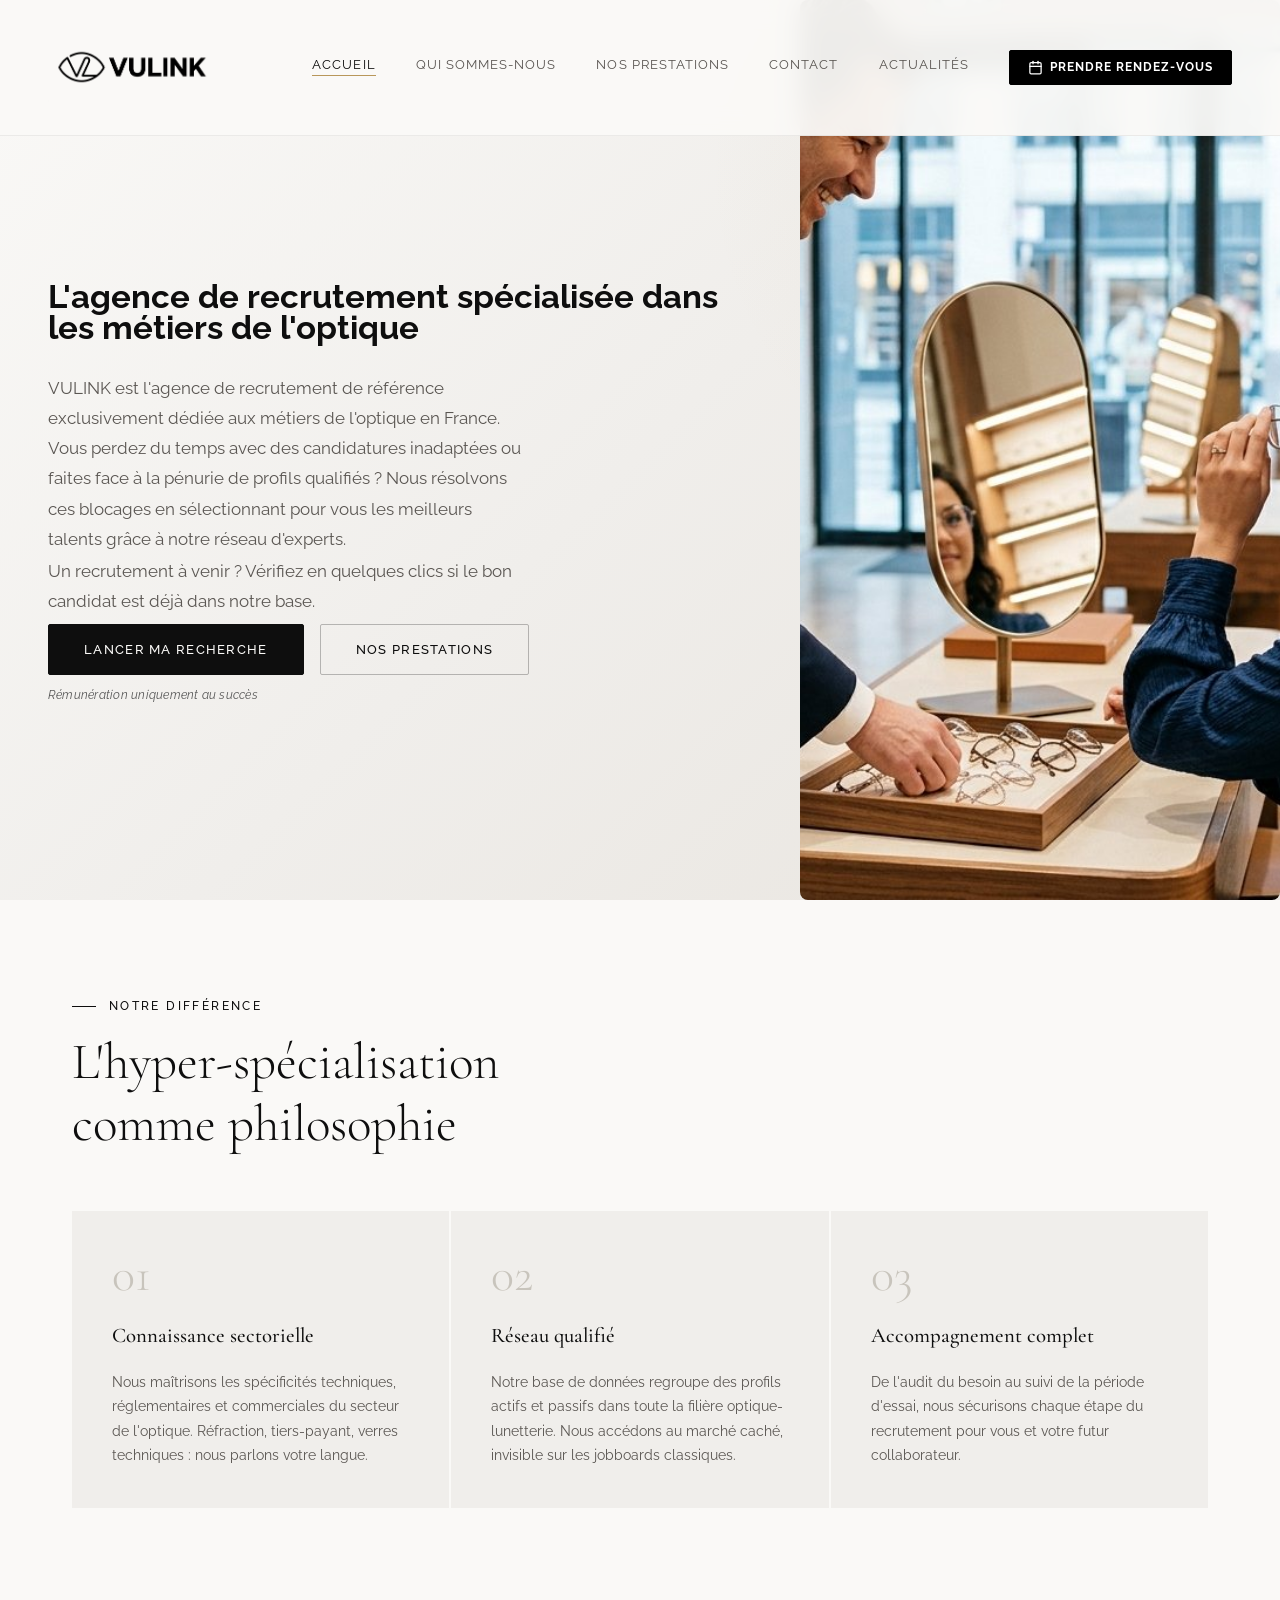
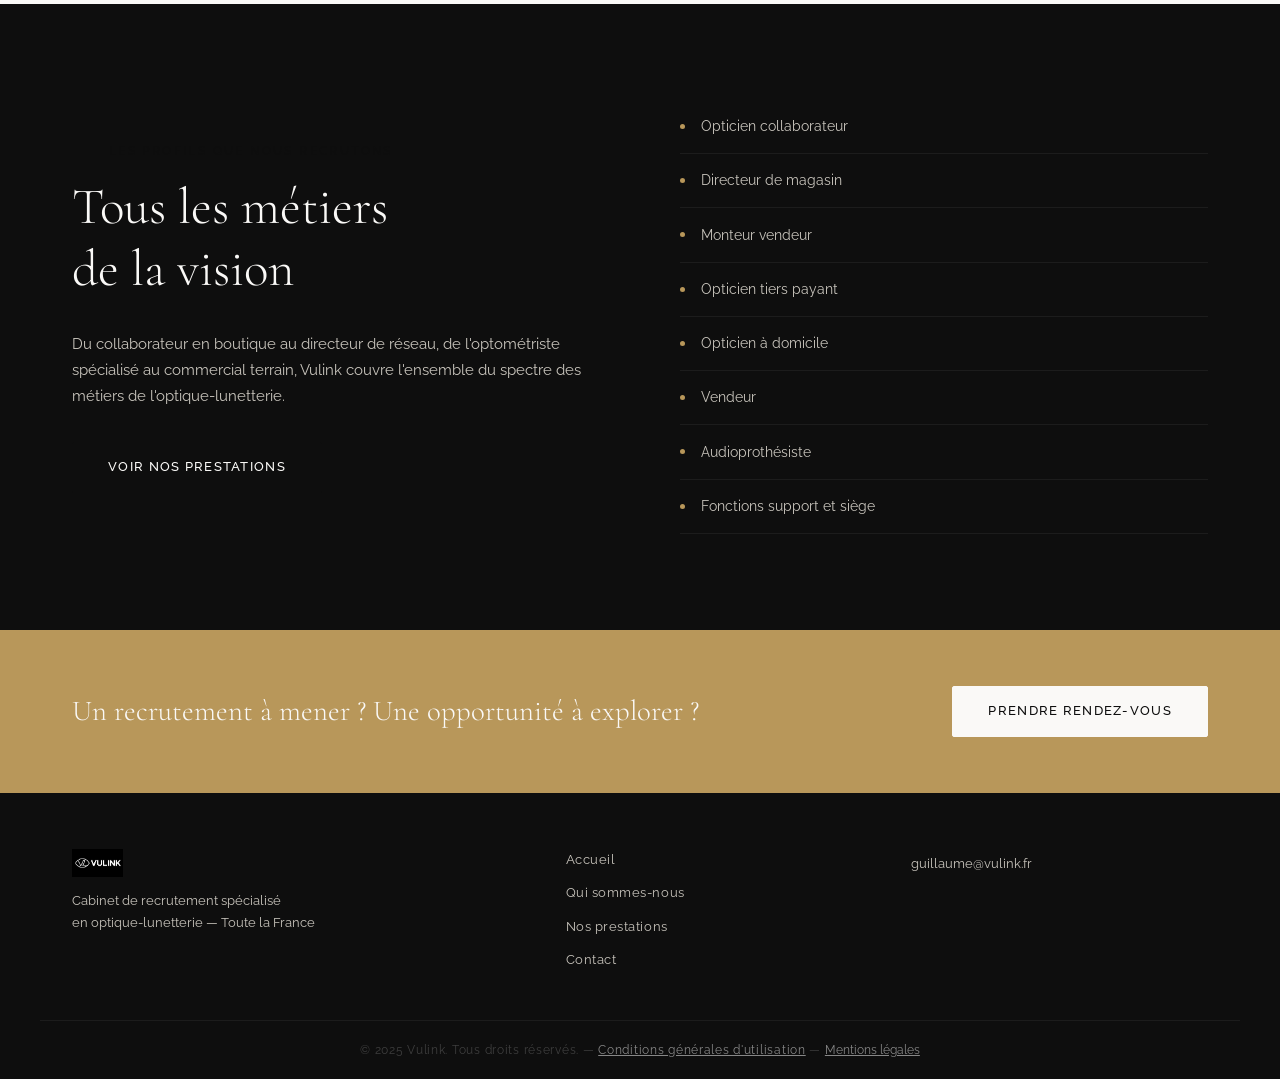
<file: index.html>
<!DOCTYPE html>
<html lang="fr">
<head>
  <meta charset="UTF-8" />
  <meta name="viewport" content="width=device-width, initial-scale=1.0"/>
  <title>Vulink — Cabinet de Recrutement en Optique</title>
  <link rel="preconnect" href="https://fonts.googleapis.com">
  <link rel="preconnect" href="https://fonts.gstatic.com" crossorigin>
  <link href="https://fonts.googleapis.com/css2?family=Cormorant+Garamond:wght@300;400;500;600&family=Raleway:wght@300;400;500;600&display=swap" rel="stylesheet">
  <link rel="stylesheet" href="style.css">
  <style>
    /* ── Bouton CTA Calendly ── */
    .nav-cta,
    .nav-links .nav-cta,
    ul.nav-links li a.nav-cta {
      display: inline-flex !important;
      align-items: center !important;
      gap: 7px;
      padding: 9px 18px;
      background: #000000 !important;
      color: #ffffff !important;
      border: 1.5px solid #000000 !important;
      border-radius: 2px;
      font-family: 'Raleway', sans-serif;
      font-size: 0.78rem;
      font-weight: 700;
      letter-spacing: 0.08em;
      text-transform: uppercase;
      text-decoration: none !important;
      white-space: nowrap;
      transition: background 0.2s ease, box-shadow 0.2s ease;
      cursor: pointer;
      margin: 0 !important;
      padding-top: 9px !important;
      padding-bottom: 9px !important;
      line-height: 1 !important;
      vertical-align: middle !important;
      position: static !important;
      top: auto !important;
    }
    .nav-cta:hover,
    .nav-links .nav-cta:hover,
    ul.nav-links li a.nav-cta:hover {
      background: #222222 !important;
      color: #ffffff !important;
      box-shadow: 0 4px 18px rgba(0,0,0,0.25);
    }
    .nav-cta svg {
      flex-shrink: 0;
      stroke: #ffffff !important;
    }
    ul.nav-links li:has(a.nav-cta) {
      display: flex !important;
      align-items: center !important;
      padding: 0 !important;
      margin: 0 !important;
      line-height: 1 !important;
    }
    /* Mobile */
    .mobile-cta {
      display: inline-flex;
      align-items: center;
      justify-content: center;
      gap: 8px;
      margin: 8px 20px 4px;
      padding: 11px 22px;
      background: #000000 !important;
      color: #ffffff !important;
      border: 1.5px solid #000000;
      border-radius: 2px;
      font-family: 'Raleway', sans-serif;
      font-size: 0.78rem;
      font-weight: 700;
      letter-spacing: 0.08em;
      text-transform: uppercase;
      text-decoration: none;
    }
    /* Mention "au succès" sous le bouton */
    .nav-cta-wrapper {
      display: inline-flex;
      flex-direction: column;
      align-items: center;
      gap: 4px;
    }
    .nav-cta-mention {
      font-family: 'Raleway', sans-serif;
      font-size: 0.62rem;
      font-style: italic;
      color: #555555;
      letter-spacing: 0.02em;
      white-space: nowrap;
      line-height: 1;
    }
    .mobile-cta-mention {
      font-family: 'Raleway', sans-serif;
      font-size: 0.65rem;
      font-style: italic;
      color: #666666;
      letter-spacing: 0.02em;
      text-align: center;
      margin-top: 3px;
      margin-bottom: 6px;
    }
    @media (max-width: 768px) {
      .nav-cta { display: none; }
      .nav-cta-wrapper { display: none; }
    }
  </style>
</head>
<body>

  <!-- NAV -->
  <nav class="nav">
    <a href="index.html" class="logo-img"><img src="[data-uri]" alt="Vulink" height="38"></a>
    <ul class="nav-links">
      <li><a href="index.html" class="active">Accueil</a></li>
      <li><a href="qui-sommes-nous.html">Qui sommes-nous</a></li>
      <li><a href="nos-prestations.html">Nos prestations</a></li>
      <li><a href="contact.html">Contact</a></li>
      <li><a href="blog.html">Actualités</a></li>
      <li style="display:flex;flex-direction:column;align-items:center;gap:0;padding:0;margin:0;">
        <div class="nav-cta-wrapper">
          <a href="https://calendly.com/guillaume-vulink/30min" target="_blank" rel="noopener noreferrer" class="nav-cta">
          <svg xmlns="http://www.w3.org/2000/svg" width="15" height="15" viewBox="0 0 24 24" fill="none" stroke="currentColor" stroke-width="2" stroke-linecap="round" stroke-linejoin="round" aria-hidden="true"><rect x="3" y="4" width="18" height="18" rx="2" ry="2"/><line x1="16" y1="2" x2="16" y2="6"/><line x1="8" y1="2" x2="8" y2="6"/><line x1="3" y1="10" x2="21" y2="10"/></svg>
          Prendre rendez-vous
        </a>
        </div>
      </li>
    </ul>
    <button class="burger" onclick="toggleMenu()">☰</button>
  </nav>
  <div class="mobile-menu" id="mobileMenu">
    <a href="index.html">Accueil</a>
    <a href="qui-sommes-nous.html">Qui sommes-nous</a>
    <a href="nos-prestations.html">Nos prestations</a>
    <a href="contact.html">Contact</a>
    <a href="blog.html">Actualités</a>
    <a href="https://calendly.com/guillaume-vulink/30min" target="_blank" rel="noopener noreferrer" class="mobile-cta">
      <svg xmlns="http://www.w3.org/2000/svg" width="14" height="14" viewBox="0 0 24 24" fill="none" stroke="currentColor" stroke-width="2" stroke-linecap="round" stroke-linejoin="round" aria-hidden="true"><rect x="3" y="4" width="18" height="18" rx="2" ry="2"/><line x1="16" y1="2" x2="16" y2="6"/><line x1="8" y1="2" x2="8" y2="6"/><line x1="3" y1="10" x2="21" y2="10"/></svg>
      Prendre rendez-vous
    </a>
    <p class="mobile-cta-mention">Rémunération uniquement au succès</p>
  </div>

  <!-- HERO -->
  <section class="hero hero--with-image">
    <div class="hero-bg"></div>
    <div class="hero-content" style="max-width:55%;padding-right:0;padding-top:1cm;">

      <h1 class="hero-title" style="font-size:clamp(1.4rem,2.6vw,2.4rem);font-weight:700;font-style:normal;font-family:inherit;">L'agence de recrutement spécialisée dans les métiers de l'optique</h1>
      <p class="hero-subtitle" style="margin-bottom:0;">VULINK est l'agence de recrutement de référence exclusivement dédiée aux métiers de l'optique en France. Vous perdez du temps avec des candidatures inadaptées ou faites face à la pénurie de profils qualifiés ? Nous résolvons ces blocages en sélectionnant pour vous les meilleurs talents grâce à notre réseau d'experts.</p>
      <p class="hero-subtitle" style="margin-top:0.1rem;margin-bottom:0.5rem;">Un recrutement à venir&nbsp;? Vérifiez en quelques clics si le bon candidat est déjà dans notre base.</p>
      <div class="hero-cta" style="margin-top:0;">
        <a href="https://calendly.com/guillaume-vulink/30min" target="_blank" rel="noopener noreferrer" class="btn btn-primary">Lancer ma recherche</a>
        <a href="nos-prestations.html" class="btn btn-secondary">Nos prestations</a>
      </div>
      <p style="font-family:'Raleway',sans-serif;font-size:0.75rem;font-style:italic;color:#555555;letter-spacing:0.02em;margin-top:0.6rem;">Rémunération uniquement au succès</p>
    </div>
    <div class="hero-image-block" style="max-width:480px;width:42%;flex-shrink:0;margin-left:2cm;overflow:hidden;border-radius:8px;">
      <img src="[data-uri]" alt="Magasin optique Vulink" style="width:100%;height:100%;object-fit:cover;display:block;" />
    </div>
  </section>

  <!-- EXPERTISE -->
  <section class="section expertise">
    <div class="container">
      <div class="section-label section-label--dark">Notre différence</div>
      <h2 class="section-title">L'hyper-spécialisation<br>comme philosophie</h2>
      <div class="expertise-grid">
        <div class="expertise-card">
          <div class="card-number">01</div>
          <h3>Connaissance sectorielle</h3>
          <p>Nous maîtrisons les spécificités techniques, réglementaires et commerciales du secteur de l'optique. Réfraction, tiers-payant, verres techniques : nous parlons votre langue.</p>
        </div>
        <div class="expertise-card">
          <div class="card-number">02</div>
          <h3>Réseau qualifié</h3>
          <p>Notre base de données regroupe des profils actifs et passifs dans toute la filière optique-lunetterie. Nous accédons au marché caché, invisible sur les jobboards classiques.</p>
        </div>
        <div class="expertise-card">
          <div class="card-number">03</div>
          <h3>Accompagnement complet</h3>
          <p>De l'audit du besoin au suivi de la période d'essai, nous sécurisons chaque étape du recrutement pour vous et votre futur collaborateur.</p>
        </div>
      </div>
    </div>
  </section>

  <!-- PROFILS -->
  <section class="section profils">
    <div class="container">
      <div class="profils-inner">
        <div class="profils-text">
          <div class="section-label section-label--dark">Les profils que nous recrutons</div>
          <h2 class="section-title">Tous les métiers<br>de la vision</h2>
          <p>Du collaborateur en boutique au directeur de réseau, de l'optométriste spécialisé au commercial terrain, Vulink couvre l'ensemble du spectre des métiers de l'optique-lunetterie.</p>
          <a href="nos-prestations.html" class="btn btn-primary" style="margin-top:2rem; display:inline-block;">Voir nos prestations</a>
        </div>
        <div class="profils-list">
          <div class="profil-item"><span class="dot"></span>Opticien collaborateur</div>
          <div class="profil-item"><span class="dot"></span>Directeur de magasin</div>
          <div class="profil-item"><span class="dot"></span>Monteur vendeur</div>
          <div class="profil-item"><span class="dot"></span>Opticien tiers payant</div>
          <div class="profil-item"><span class="dot"></span>Opticien à domicile</div>
          <div class="profil-item"><span class="dot"></span>Vendeur</div>
          <div class="profil-item"><span class="dot"></span>Audioprothésiste</div>
          <div class="profil-item"><span class="dot"></span>Fonctions support et siège</div>
        </div>
      </div>
    </div>
  </section>

  <!-- CTA BANDE -->
  <section class="cta-band">
    <div class="container">
      <p class="cta-text">Un recrutement à mener ? Une opportunité à explorer ?</p>
      <a href="https://calendly.com/guillaume-vulink/30min" target="_blank" rel="noopener noreferrer" class="btn btn-light">Prendre rendez-vous</a>
    </div>
  </section>

  <!-- FOOTER -->
  <footer class="footer">
    <div class="container footer-inner">
      <div class="footer-brand">
        <img src="[data-uri]" alt="Vulink" height="28" style="margin-bottom:0.8rem;filter:invert(1);">
        <p>Cabinet de recrutement spécialisé<br>en optique-lunetterie — Toute la France</p>
      </div>
      <div class="footer-links">
        <a href="index.html">Accueil</a>
        <a href="qui-sommes-nous.html">Qui sommes-nous</a>
        <a href="nos-prestations.html">Nos prestations</a>
        <a href="contact.html">Contact</a>
      </div>
      <div class="footer-contact">
        <a href="mailto:guillaume@vulink.fr">guillaume@vulink.fr</a>
      </div>
    </div>
    <div class="footer-bottom">
      <p>© 2025 Vulink. Tous droits réservés. — <a href="cgu.html" style="color:rgba(255,255,255,0.5);text-decoration:underline;">Conditions générales d'utilisation</a> — <button onclick="openMentionsModal()" style="background:none;border:none;color:rgba(255,255,255,0.5);text-decoration:underline;cursor:pointer;font-family:inherit;font-size:inherit;padding:0;">Mentions légales</button></p>
    </div>
  </footer>

  <!-- MODALE MENTIONS LÉGALES -->
  <div id="mentionsModal" style="display:none; position:fixed; inset:0; z-index:9999; background:rgba(0,0,0,0.6); backdrop-filter:blur(4px); overflow-y:auto; padding:2rem 1rem;">
    <div style="background:#fff; max-width:720px; margin:2rem auto; border-radius:6px; overflow:hidden; box-shadow:0 24px 60px rgba(0,0,0,0.2); font-family:'Raleway',sans-serif;">

      <!-- En-tête -->
      <div style="background:#000; color:#fff; padding:2rem 2rem 1.5rem; position:relative;">
        <button onclick="closeMentionsModal()" style="position:absolute;top:1rem;right:1.2rem;background:none;border:none;color:#fff;font-size:1.6rem;cursor:pointer;line-height:1;">×</button>
        <p style="font-size:0.7rem;letter-spacing:0.12em;text-transform:uppercase;color:rgba(255,255,255,0.5);margin:0 0 0.4rem;">Vulink</p>
        <h2 style="font-family:'Cormorant Garamond',serif;font-size:1.8rem;font-weight:400;margin:0;">Mentions légales</h2>
        <p style="font-size:0.78rem;color:rgba(255,255,255,0.5);margin:0.5rem 0 0;">En vigueur au 21/05/2026</p>
      </div>

      <!-- Contenu -->
      <div style="padding:2rem 2.5rem; line-height:1.8; color:#333; font-size:0.88rem;">

        <p>Conformément aux dispositions des articles 6-III et 19 de la Loi n° 2004-575 du 21 juin 2004 pour la Confiance dans l'Économie Numérique (LCEN), il est porté à la connaissance des utilisateurs du site <a href="https://www.vulink.fr" style="color:#000;">www.vulink.fr</a> les présentes mentions légales.</p>

        <h3 style="font-family:'Cormorant Garamond',serif;font-size:1.15rem;font-weight:600;margin:1.8rem 0 0.6rem;color:#000;">1. Éditeur du Site</h3>
        <p>Le présent site internet est édité et exploité par :</p>
        <ul style="padding-left:1.2rem;margin:0.5rem 0 1rem;">
          <li><strong>Identité :</strong> Vulink, Entrepreneur Individuel (EI)</li>
          <li><strong>Nom commercial :</strong> Vulink</li>
          <li><strong>Adresse :</strong> 128 rue de la Boétie, 75008 Paris</li>
          <li><strong>Immatriculation :</strong> En cours d'enregistrement</li>
          <li><strong>Contact :</strong> <a href="mailto:guillaume@vulink.fr" style="color:#000;">guillaume@vulink.fr</a></li>
        </ul>

        <h3 style="font-family:'Cormorant Garamond',serif;font-size:1.15rem;font-weight:600;margin:1.8rem 0 0.6rem;color:#000;">2. Hébergement du Site</h3>
        <p>Le site est hébergé par :</p>
        <ul style="padding-left:1.2rem;margin:0.5rem 0 1rem;">
          <li><strong>Raison sociale :</strong> OVH SAS</li>
          <li><strong>Siège social :</strong> 2 rue Kellermann, 59100 Roubaix, France</li>
          <li><strong>Téléphone :</strong> 1007 (ou +33 9 72 10 10 07)</li>
          <li><strong>Greffe :</strong> RCS Lille Métropole n° 424 761 419</li>
        </ul>

        <h3 style="font-family:'Cormorant Garamond',serif;font-size:1.15rem;font-weight:600;margin:1.8rem 0 0.6rem;color:#000;">3. Directeur de la Publication</h3>
        <p>Le Directeur de la publication du présent site est <strong>Guillaume Caillot</strong>, en sa qualité de dirigeant de l'entreprise individuelle Vulink.</p>

        <h3 style="font-family:'Cormorant Garamond',serif;font-size:1.15rem;font-weight:600;margin:1.8rem 0 0.6rem;color:#000;">4. Propriété Intellectuelle</h3>
        <p>L'ensemble des contenus de ce site (architecture, textes, fiches de postes, descriptifs des métiers de l'optique, logos, graphismes et images) est la propriété exclusive de Vulink (EI) ou de ses partenaires (clients opticiens ayant fourni leurs logos).</p>
        <p>Toute reproduction, représentation, modification ou publication, même partielle, de ces différents éléments est strictement interdite sans l'accord écrit préalable de l'éditeur, conformément à l'article L.335-2 du Code de la Propriété Intellectuelle.</p>

        <h3 style="font-family:'Cormorant Garamond',serif;font-size:1.15rem;font-weight:600;margin:1.8rem 0 0.6rem;color:#000;">5. Spécificités de l'Activité (Recrutement &amp; Réglementation)</h3>
        <p>L'activité d'intermédiaire en recrutement est une activité libre en France, mais encadrée par le Code du travail. À ce titre :</p>
        <ul style="padding-left:1.2rem;margin:0.5rem 0 1rem;">
          <li><strong>Gratuité des Services :</strong> Aucun frais, direct ou indirect, n'est demandé aux candidats à l'emploi tout au long du processus de recrutement, conformément à l'article L. 5321-3 du Code du travail.</li>
          <li><strong>Égalité des chances :</strong> Les opérations de sélection menées par Vulink se conforment strictement aux dispositions de l'article L. 1132-1 du Code du travail sur la non-discrimination professionnelle.</li>
        </ul>

        <h3 style="font-family:'Cormorant Garamond',serif;font-size:1.15rem;font-weight:600;margin:1.8rem 0 0.6rem;color:#000;">6. Protection des Données Personnelles (RGPD)</h3>
        <p>Dans le cadre de son activité de recrutement en optique, Vulink est amenée à collecter et traiter des données personnelles de candidats (CV, parcours professionnels, diplômes d'opticien).</p>
        <ul style="padding-left:1.2rem;margin:0.5rem 0 1rem;">
          <li><strong>Responsable du traitement :</strong> Guillaume Caillot</li>
          <li><strong>Finalité :</strong> Gestion, évaluation et transmission des candidatures aux recruteurs du secteur.</li>
          <li><strong>Droit des utilisateurs :</strong> Conformément au Règlement Général sur la Protection des Données (RGPD), tout candidat dispose d'un droit d'accès, de rectification, de suppression et de portabilité de ses données. Pour exercer ce droit, envoyez un e-mail à : <a href="mailto:guillaume@vulink.fr" style="color:#000;">guillaume@vulink.fr</a></li>
        </ul>

      </div>

      <!-- Pied de modale -->
      <div style="border-top:1px solid #eee;padding:1.2rem 2.5rem;text-align:right;">
        <button onclick="closeMentionsModal()" style="background:#000;color:#fff;border:none;padding:10px 24px;font-family:'Raleway',sans-serif;font-size:0.78rem;font-weight:700;letter-spacing:0.08em;text-transform:uppercase;border-radius:3px;cursor:pointer;">Fermer</button>
      </div>

    </div>
  </div>

  <script src="main.js"></script>
  <script>
    function openMentionsModal() {
      document.getElementById('mentionsModal').style.display = 'block';
      document.body.style.overflow = 'hidden';
    }
    function closeMentionsModal() {
      document.getElementById('mentionsModal').style.display = 'none';
      document.body.style.overflow = '';
    }
    document.getElementById('mentionsModal').addEventListener('click', function(e) {
      if (e.target === this) closeMentionsModal();
    });
  </script>

  <!-- MODAL FORMULAIRE RECHERCHE -->
  <div id="searchModal" style="display:none; position:fixed; inset:0; z-index:9999; background:rgba(0,0,0,0.55); backdrop-filter:blur(4px); overflow-y:auto; padding:2rem 1rem;">
    <div style="background:#fff; max-width:560px; margin:2rem auto; border-radius:6px; overflow:hidden; box-shadow:0 24px 60px rgba(0,0,0,0.2); font-family:'Raleway',sans-serif;">

      <!-- En-tête -->
      <div style="background:#000; color:#fff; padding:2rem 2rem 1.5rem; position:relative;">
        <button onclick="closeSearchModal()" style="position:absolute;top:1rem;right:1.2rem;background:none;border:none;color:#fff;font-size:1.4rem;cursor:pointer;line-height:1;">×</button>
        <p style="font-size:0.7rem;letter-spacing:0.12em;text-transform:uppercase;color:rgba(255,255,255,0.5);margin:0 0 0.4rem;">Vulink Recrutement</p>
        <h2 style="font-family:'Cormorant Garamond',serif;font-size:1.6rem;font-weight:400;margin:0;">Votre recherche</h2>
      </div>

      <!-- Barre de progression -->
      <div style="height:3px;background:#eee;">
        <div id="progressBar" style="height:100%;background:#000;transition:width 0.3s ease;width:25%;"></div>
      </div>

      <!-- Corps -->
      <div style="padding:2rem;">

        <!-- ÉTAPE 1 -->
        <div id="step1" class="vl-step">
          <p style="font-size:0.68rem;letter-spacing:0.1em;text-transform:uppercase;color:#999;margin:0 0 0.5rem;">Étape 1 — Le poste recherché</p>
          <h3 style="font-size:1.1rem;font-weight:600;margin:0 0 1.5rem;color:#111;">Quel profil recherchez-vous ?</h3>
          <div style="display:grid;gap:0.6rem;" id="profileGrid">
            <label class="vl-option"><input type="radio" name="profil" value="Opticien collaborateur"> Opticien collaborateur</label>
            <label class="vl-option"><input type="radio" name="profil" value="Directeur de magasin"> Directeur de magasin</label>
            <label class="vl-option"><input type="radio" name="profil" value="Monteur vendeur"> Monteur vendeur</label>
            <label class="vl-option"><input type="radio" name="profil" value="Opticien tiers payant"> Opticien tiers payant</label>
            <label class="vl-option"><input type="radio" name="profil" value="Opticien à domicile"> Opticien à domicile</label>
            <label class="vl-option"><input type="radio" name="profil" value="Vendeur"> Vendeur</label>
            <label class="vl-option"><input type="radio" name="profil" value="Audioprothésiste"> Audioprothésiste</label>
            <label class="vl-option"><input type="radio" name="profil" value="Fonctions support et siège"> Fonctions support et siège</label>
          </div>
          <div style="margin-top:2rem;text-align:right;">
            <button onclick="nextStep(2)" class="vl-btn-next">Suivant →</button>
          </div>
        </div>

        <!-- ÉTAPE 2 -->
        <div id="step2" class="vl-step" style="display:none;">
          <p style="font-size:0.68rem;letter-spacing:0.1em;text-transform:uppercase;color:#999;margin:0 0 0.5rem;">Étape 2 — La localisation</p>
          <h3 style="font-size:1.1rem;font-weight:600;margin:0 0 1.5rem;color:#111;">Dans quel département ?</h3>
          <select id="departement" style="width:100%;padding:0.85rem 1rem;border:1.5px solid #ddd;border-radius:3px;font-family:'Raleway',sans-serif;font-size:0.88rem;color:#333;background:#fff;appearance:none;-webkit-appearance:none;cursor:pointer;outline:none;">
            <option value="">— Choisir un département —</option>
            <option>01 – Ain</option><option>02 – Aisne</option><option>03 – Allier</option><option>04 – Alpes-de-Haute-Provence</option><option>05 – Hautes-Alpes</option><option>06 – Alpes-Maritimes</option><option>07 – Ardèche</option><option>08 – Ardennes</option><option>09 – Ariège</option><option>10 – Aube</option><option>11 – Aude</option><option>12 – Aveyron</option><option>13 – Bouches-du-Rhône</option><option>14 – Calvados</option><option>15 – Cantal</option><option>16 – Charente</option><option>17 – Charente-Maritime</option><option>18 – Cher</option><option>19 – Corrèze</option><option>21 – Côte-d'Or</option><option>22 – Côtes-d'Armor</option><option>23 – Creuse</option><option>24 – Dordogne</option><option>25 – Doubs</option><option>26 – Drôme</option><option>27 – Eure</option><option>28 – Eure-et-Loir</option><option>29 – Finistère</option><option>2A – Corse-du-Sud</option><option>2B – Haute-Corse</option><option>30 – Gard</option><option>31 – Haute-Garonne</option><option>32 – Gers</option><option>33 – Gironde</option><option>34 – Hérault</option><option>35 – Ille-et-Vilaine</option><option>36 – Indre</option><option>37 – Indre-et-Loire</option><option>38 – Isère</option><option>39 – Jura</option><option>40 – Landes</option><option>41 – Loir-et-Cher</option><option>42 – Loire</option><option>43 – Haute-Loire</option><option>44 – Loire-Atlantique</option><option>45 – Loiret</option><option>46 – Lot</option><option>47 – Lot-et-Garonne</option><option>48 – Lozère</option><option>49 – Maine-et-Loire</option><option>50 – Manche</option><option>51 – Marne</option><option>52 – Haute-Marne</option><option>53 – Mayenne</option><option>54 – Meurthe-et-Moselle</option><option>55 – Meuse</option><option>56 – Morbihan</option><option>57 – Moselle</option><option>58 – Nièvre</option><option>59 – Nord</option><option>60 – Oise</option><option>61 – Orne</option><option>62 – Pas-de-Calais</option><option>63 – Puy-de-Dôme</option><option>64 – Pyrénées-Atlantiques</option><option>65 – Hautes-Pyrénées</option><option>66 – Pyrénées-Orientales</option><option>67 – Bas-Rhin</option><option>68 – Haut-Rhin</option><option>69 – Rhône</option><option>70 – Haute-Saône</option><option>71 – Saône-et-Loire</option><option>72 – Sarthe</option><option>73 – Savoie</option><option>74 – Haute-Savoie</option><option>75 – Paris</option><option>76 – Seine-Maritime</option><option>77 – Seine-et-Marne</option><option>78 – Yvelines</option><option>79 – Deux-Sèvres</option><option>80 – Somme</option><option>81 – Tarn</option><option>82 – Tarn-et-Garonne</option><option>83 – Var</option><option>84 – Vaucluse</option><option>85 – Vendée</option><option>86 – Vienne</option><option>87 – Haute-Vienne</option><option>88 – Vosges</option><option>89 – Yonne</option><option>90 – Territoire de Belfort</option><option>91 – Essonne</option><option>92 – Hauts-de-Seine</option><option>93 – Seine-Saint-Denis</option><option>94 – Val-de-Marne</option><option>95 – Val-d'Oise</option><option>971 – Guadeloupe</option><option>972 – Martinique</option><option>973 – Guyane</option><option>974 – La Réunion</option><option>976 – Mayotte</option>
          </select>
          <div style="margin-top:2rem;display:flex;justify-content:space-between;">
            <button onclick="prevStep(1)" class="vl-btn-prev">← Retour</button>
            <button onclick="nextStep(3)" class="vl-btn-next">Suivant →</button>
          </div>
        </div>

        <!-- ÉTAPE 3 -->
        <div id="step3" class="vl-step" style="display:none;">
          <p style="font-size:0.68rem;letter-spacing:0.1em;text-transform:uppercase;color:#999;margin:0 0 0.5rem;">Étape 3 — L'expérience recherchée</p>
          <h3 style="font-size:1.1rem;font-weight:600;margin:0 0 1.5rem;color:#111;">Quel niveau d'expérience recherchez-vous ?</h3>
          <div style="display:grid;gap:0.6rem;">
            <label class="vl-option"><input type="radio" name="experience" value="Débutant accepté"> Débutant accepté</label>
            <label class="vl-option"><input type="radio" name="experience" value="2 à 5 ans d'expérience"> 2 à 5 ans d'expérience</label>
            <label class="vl-option"><input type="radio" name="experience" value="Profil confirmé (5 ans et +)"> Profil confirmé (5 ans et +)</label>
            <label class="vl-option"><input type="radio" name="experience" value="Peu importe, priorité aux compétences"> Peu importe, priorité aux compétences</label>
          </div>
          <div style="margin-top:2rem;display:flex;justify-content:space-between;">
            <button onclick="prevStep(2)" class="vl-btn-prev">← Retour</button>
            <button onclick="nextStep(4)" class="vl-btn-next">Suivant →</button>
          </div>
        </div>

        <!-- ÉTAPE 4 -->
        <div id="step4" class="vl-step" style="display:none;">
          <p style="font-size:0.68rem;letter-spacing:0.1em;text-transform:uppercase;color:#999;margin:0 0 0.5rem;">Étape 4 — L'urgence</p>
          <h3 style="font-size:1.1rem;font-weight:600;margin:0 0 1.5rem;color:#111;">Dans quel délai souhaitez-vous recruter ?</h3>
          <div style="display:grid;gap:0.6rem;">
            <label class="vl-option"><input type="radio" name="delai" value="Dès que possible"> Dès que possible</label>
            <label class="vl-option"><input type="radio" name="delai" value="Dans le mois"> Dans le mois</label>
            <label class="vl-option"><input type="radio" name="delai" value="Dans les 3 mois"> Dans les 3 mois</label>
            <label class="vl-option"><input type="radio" name="delai" value="Je prépare l'avenir"> Je prépare l'avenir</label>
          </div>
          <div style="margin-top:2rem;display:flex;justify-content:space-between;">
            <button onclick="prevStep(3)" class="vl-btn-prev">← Retour</button>
            <button onclick="submitSearch()" class="vl-btn-next">Enregistrer ma recherche</button>
          </div>
        </div>

        <!-- PAGE DE CONCLUSION -->
        <div id="stepFinal" class="vl-step" style="display:none;text-align:center;padding:1rem 0;">
          <div style="width:56px;height:56px;background:#000;border-radius:50%;display:flex;align-items:center;justify-content:center;margin:0 auto 1.5rem;">
            <svg width="24" height="24" viewBox="0 0 24 24" fill="none" stroke="#fff" stroke-width="2.5" stroke-linecap="round" stroke-linejoin="round"><polyline points="20 6 9 17 4 12"/></svg>
          </div>
          <h3 style="font-family:'Cormorant Garamond',serif;font-size:1.5rem;font-weight:400;margin:0 0 1rem;color:#111;">Votre recherche est enregistrée.</h3>
          <p style="font-size:0.88rem;color:#555;line-height:1.7;margin:0 0 2rem;">Nous avons des profils en base qui correspondent à votre projet. Un consultant Vulink vous présentera une première sélection lors d'un échange de 20 minutes.</p>
          <a href="https://calendly.com/guillaume-vulink/30min" target="_blank" rel="noopener noreferrer" style="display:inline-block;background:#000;color:#fff;font-family:'Raleway',sans-serif;font-size:0.8rem;font-weight:700;letter-spacing:0.08em;text-transform:uppercase;text-decoration:none;padding:14px 28px;border-radius:3px;">Choisir mon créneau</a>
        </div>

      </div>
    </div>
  </div>

  <style>
    .vl-option {
      display: flex;
      align-items: center;
      gap: 0.75rem;
      padding: 0.75rem 1rem;
      border: 1.5px solid #e5e5e5;
      border-radius: 3px;
      cursor: pointer;
      font-size: 0.88rem;
      color: #333;
      transition: border-color 0.15s, background 0.15s;
    }
    .vl-option:hover { border-color: #bbb; background: #fafafa; }
    .vl-option input[type="radio"] { accent-color: #000; width: 16px; height: 16px; flex-shrink: 0; }
    .vl-option:has(input:checked) { border-color: #000; background: #f5f5f5; font-weight: 600; }
    .vl-btn-next {
      background: #000; color: #fff; border: none; padding: 11px 22px;
      font-family: 'Raleway', sans-serif; font-size: 0.78rem; font-weight: 700;
      letter-spacing: 0.08em; text-transform: uppercase; border-radius: 3px; cursor: pointer;
      transition: background 0.2s;
    }
    .vl-btn-next:hover { background: #222; }
    .vl-btn-prev {
      background: none; color: #777; border: 1.5px solid #ddd; padding: 10px 18px;
      font-family: 'Raleway', sans-serif; font-size: 0.78rem; font-weight: 600;
      letter-spacing: 0.06em; text-transform: uppercase; border-radius: 3px; cursor: pointer;
      transition: border-color 0.2s, color 0.2s;
    }
    .vl-btn-prev:hover { border-color: #999; color: #333; }
  </style>

  <script>
    // Ouvre le modal sur le bouton "Lancer ma recherche"
    document.querySelectorAll('.btn-primary').forEach(function(btn) {
      if (btn.href && btn.href.includes('calendly')) {
        btn.addEventListener('click', function(e) {
          e.preventDefault();
          openSearchModal();
        });
      }
    });

    // Cibler uniquement le bouton hero "Lancer ma recherche"
    document.querySelector('.hero-cta .btn-primary').addEventListener('click', function(e) {
      e.preventDefault();
      openSearchModal();
    });

    function openSearchModal() {
      document.getElementById('searchModal').style.display = 'block';
      document.body.style.overflow = 'hidden';
      showStep(1);
    }

    function closeSearchModal() {
      document.getElementById('searchModal').style.display = 'none';
      document.body.style.overflow = '';
    }

    function showStep(n) {
      document.querySelectorAll('.vl-step').forEach(function(s) { s.style.display = 'none'; });
      var stepEl = document.getElementById(n === 'final' ? 'stepFinal' : 'step' + n);
      if (stepEl) stepEl.style.display = 'block';
      var progress = { 1: '25%', 2: '50%', 3: '75%', 4: '100%', final: '100%' };
      document.getElementById('progressBar').style.width = progress[n] || '25%';
    }

    function nextStep(n) { showStep(n); }
    function prevStep(n) { showStep(n); }

    function submitSearch() { showStep('final'); }

    // Fermer en cliquant sur le fond
    document.getElementById('searchModal').addEventListener('click', function(e) {
      if (e.target === this) closeSearchModal();
    });
  </script>

</body>
</html>
</file>
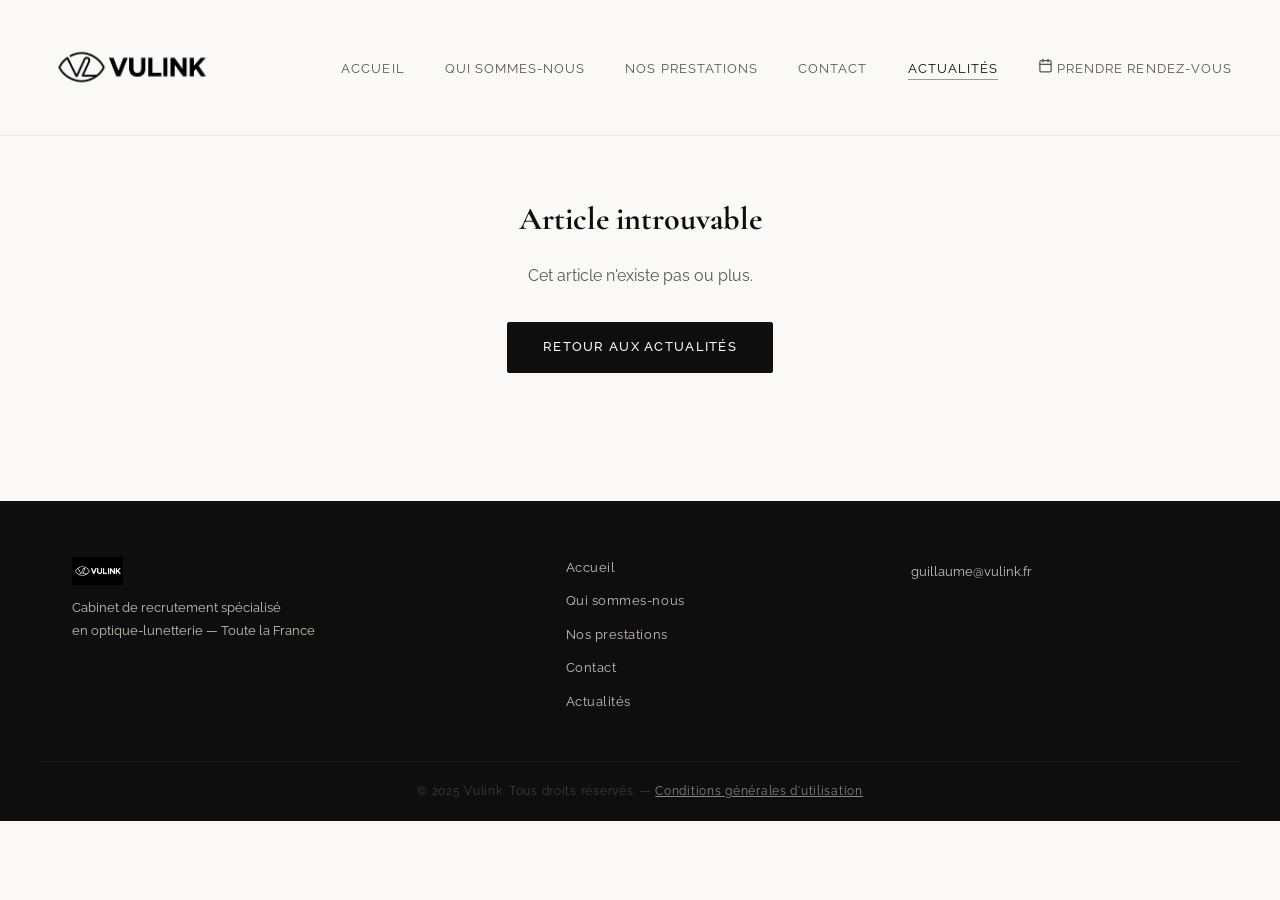
<file: article.html>
<!DOCTYPE html>
<html lang="fr">
<head>
  <meta charset="UTF-8" />
  <meta name="viewport" content="width=device-width, initial-scale=1.0"/>
  <title>Actualités — Vulink</title>
  <meta name="description" content="">
  <link rel="preconnect" href="https://fonts.googleapis.com">
  <link rel="preconnect" href="https://fonts.gstatic.com" crossorigin>
  <link href="https://fonts.googleapis.com/css2?family=Cormorant+Garamond:wght@300;400;500;600&family=Raleway:wght@300;400;500;600&display=swap" rel="stylesheet">
  <link rel="stylesheet" href="style.css">
  <link rel="stylesheet" href="assets/blog.css">
</head>
<body>
<!-- NAV -->
  <nav class="nav">
    <a href="index.html" class="logo-img"><img src="assets/logo.png" alt="Vulink" height="38"></a>
    <ul class="nav-links">
      <li><a href="index.html">Accueil</a></li>
      <li><a href="qui-sommes-nous.html">Qui sommes-nous</a></li>
      <li><a href="nos-prestations.html">Nos prestations</a></li>
      <li><a href="contact.html">Contact</a></li>
      <li><a href="blog.html" class="active">Actualités</a></li>
      <li style="display:flex;flex-direction:column;align-items:center;gap:0;padding:0;margin:0;">
        <div class="nav-cta-wrapper">
          <a href="https://calendly.com/guillaume-vulink/30min" target="_blank" rel="noopener noreferrer" class="nav-cta">
          <svg xmlns="http://www.w3.org/2000/svg" width="15" height="15" viewBox="0 0 24 24" fill="none" stroke="currentColor" stroke-width="2" stroke-linecap="round" stroke-linejoin="round" aria-hidden="true"><rect x="3" y="4" width="18" height="18" rx="2" ry="2"/><line x1="16" y1="2" x2="16" y2="6"/><line x1="8" y1="2" x2="8" y2="6"/><line x1="3" y1="10" x2="21" y2="10"/></svg>
          Prendre rendez-vous
        </a>
        </div>
      </li>
    </ul>
    <button class="burger" onclick="toggleMenu()">☰</button>
  </nav>
  <div class="mobile-menu" id="mobileMenu">
    <a href="index.html">Accueil</a>
    <a href="qui-sommes-nous.html">Qui sommes-nous</a>
    <a href="nos-prestations.html">Nos prestations</a>
    <a href="contact.html">Contact</a>
    <a href="blog.html">Actualités</a>
    <a href="https://calendly.com/guillaume-vulink/30min" target="_blank" rel="noopener noreferrer" class="mobile-cta">
      <svg xmlns="http://www.w3.org/2000/svg" width="14" height="14" viewBox="0 0 24 24" fill="none" stroke="currentColor" stroke-width="2" stroke-linecap="round" stroke-linejoin="round" aria-hidden="true"><rect x="3" y="4" width="18" height="18" rx="2" ry="2"/><line x1="16" y1="2" x2="16" y2="6"/><line x1="8" y1="2" x2="8" y2="6"/><line x1="3" y1="10" x2="21" y2="10"/></svg>
      Prendre rendez-vous
    </a>
    <p class="mobile-cta-mention">Rémunération uniquement au succès</p>
  </div>

  <main id="articleContainer">
    <p class="blog-empty" style="padding-top:10rem;">Chargement de l'article…</p>
  </main>

<footer class="footer">
    <div class="container footer-inner">
      <div class="footer-brand">
        <img src="assets/logo.png" alt="Vulink" height="28" style="margin-bottom:0.8rem;filter:invert(1);">
        <p>Cabinet de recrutement spécialisé<br>en optique-lunetterie — Toute la France</p>
      </div>
      <div class="footer-links">
        <a href="index.html">Accueil</a>
        <a href="qui-sommes-nous.html">Qui sommes-nous</a>
        <a href="nos-prestations.html">Nos prestations</a>
        <a href="contact.html">Contact</a>
        <a href="blog.html">Actualités</a>
      </div>
      <div class="footer-contact">
        <a href="mailto:guillaume@vulink.fr">guillaume@vulink.fr</a>
      </div>
    </div>
    <div class="footer-bottom">
      <p>© 2025 Vulink. Tous droits réservés. — <a href="cgu.html" style="color:rgba(255,255,255,0.5);text-decoration:underline;">Conditions générales d'utilisation</a></p>
    </div>
  </footer>

  <script src="main.js"></script>
  <script src="assets/blog.js"></script>
</body>
</html>
</file>
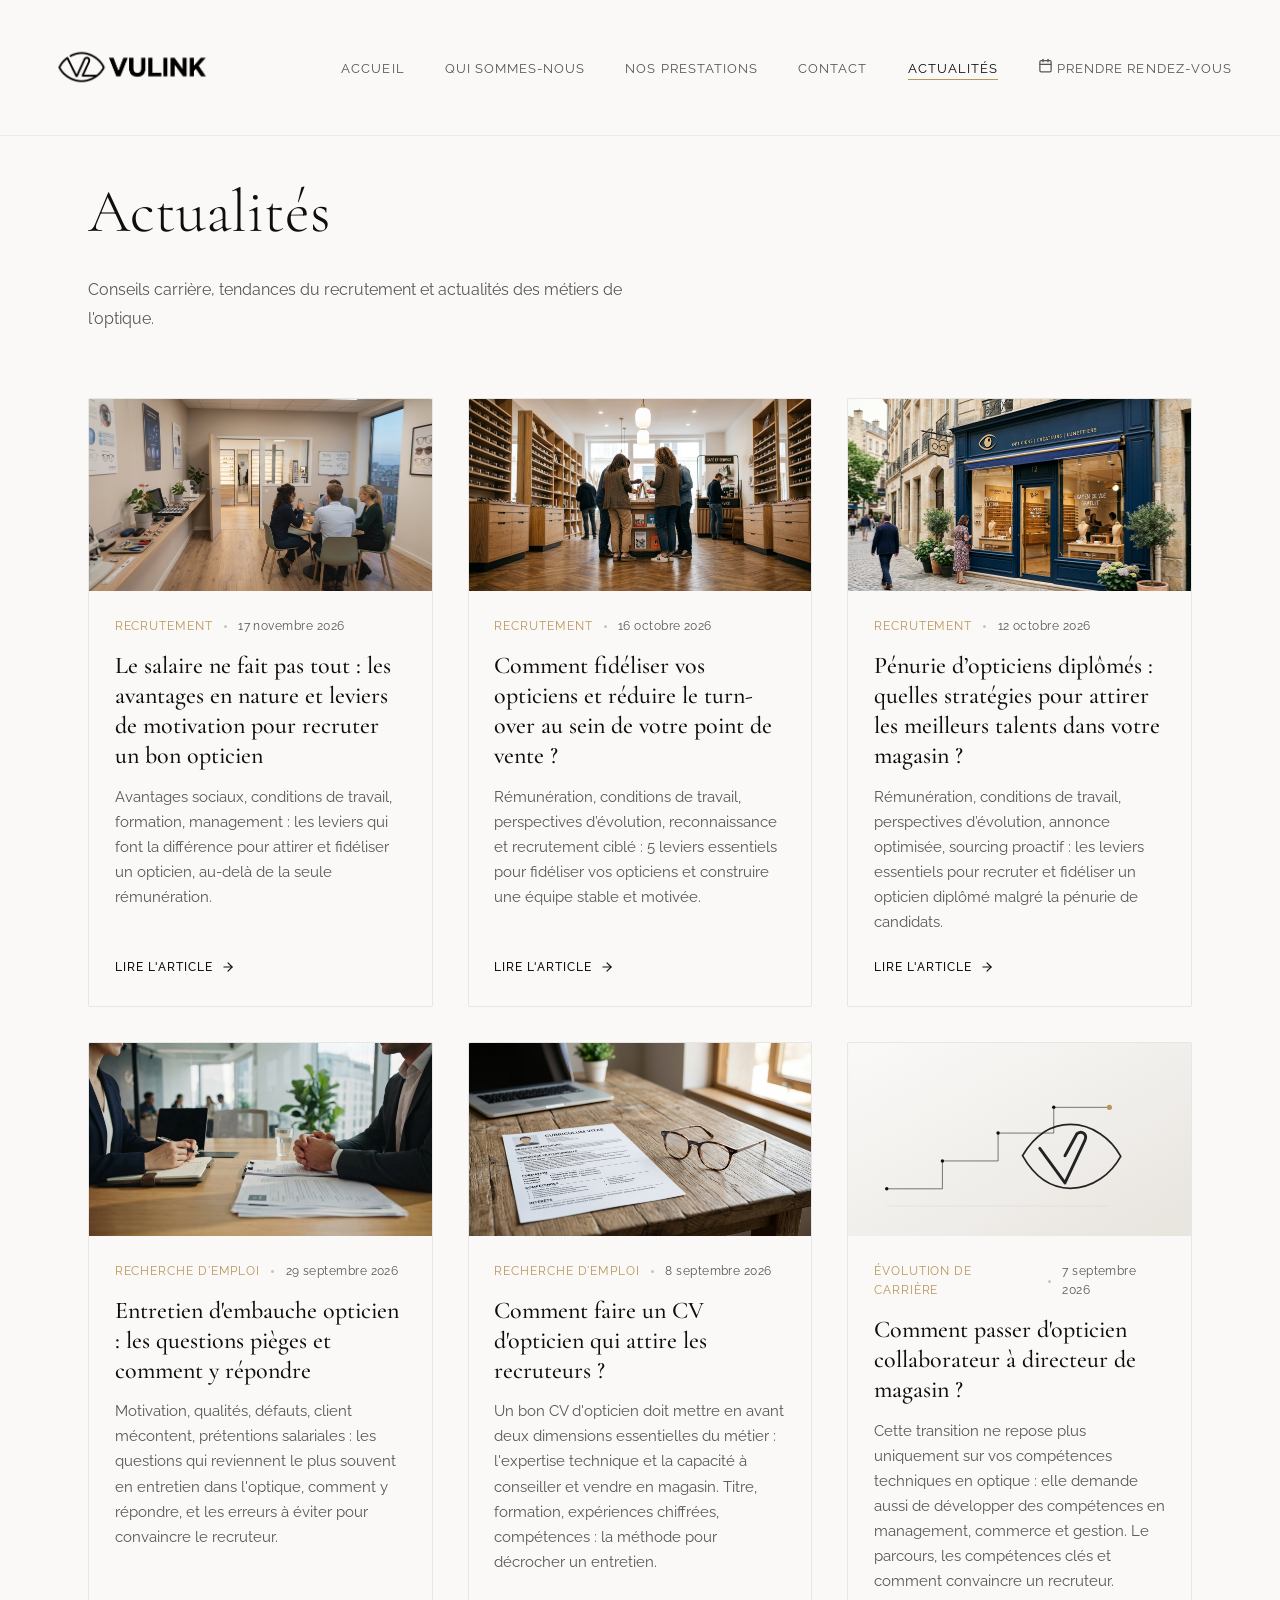
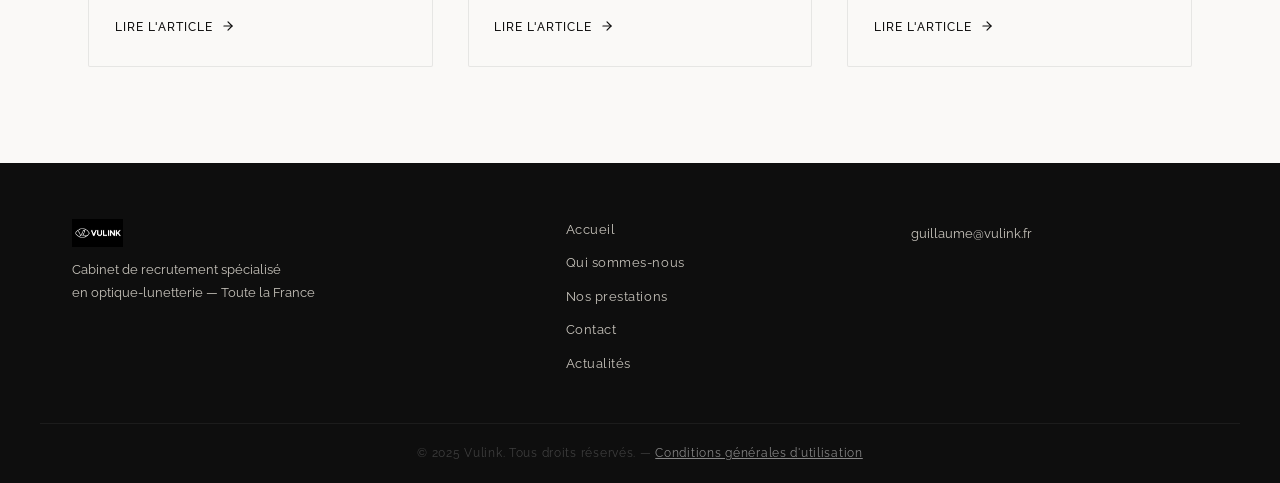
<file: blog.html>
<!DOCTYPE html>
<html lang="fr">
<head>
  <meta charset="UTF-8" />
  <meta name="viewport" content="width=device-width, initial-scale=1.0"/>
  <title>Actualités — Vulink, cabinet de recrutement en optique</title>
  <meta name="description" content="Conseils carrière, tendances du recrutement et actualités des métiers de l'optique, par le cabinet Vulink.">
  <link rel="preconnect" href="https://fonts.googleapis.com">
  <link rel="preconnect" href="https://fonts.gstatic.com" crossorigin>
  <link href="https://fonts.googleapis.com/css2?family=Cormorant+Garamond:wght@300;400;500;600&family=Raleway:wght@300;400;500;600&display=swap" rel="stylesheet">
  <link rel="stylesheet" href="style.css">
  <link rel="stylesheet" href="assets/blog.css">
</head>
<body>
<!-- NAV -->
  <nav class="nav">
    <a href="index.html" class="logo-img"><img src="assets/logo.png" alt="Vulink" height="38"></a>
    <ul class="nav-links">
      <li><a href="index.html">Accueil</a></li>
      <li><a href="qui-sommes-nous.html">Qui sommes-nous</a></li>
      <li><a href="nos-prestations.html">Nos prestations</a></li>
      <li><a href="contact.html">Contact</a></li>
      <li><a href="blog.html" class="active">Actualités</a></li>
      <li style="display:flex;flex-direction:column;align-items:center;gap:0;padding:0;margin:0;">
        <div class="nav-cta-wrapper">
          <a href="https://calendly.com/guillaume-vulink/30min" target="_blank" rel="noopener noreferrer" class="nav-cta">
          <svg xmlns="http://www.w3.org/2000/svg" width="15" height="15" viewBox="0 0 24 24" fill="none" stroke="currentColor" stroke-width="2" stroke-linecap="round" stroke-linejoin="round" aria-hidden="true"><rect x="3" y="4" width="18" height="18" rx="2" ry="2"/><line x1="16" y1="2" x2="16" y2="6"/><line x1="8" y1="2" x2="8" y2="6"/><line x1="3" y1="10" x2="21" y2="10"/></svg>
          Prendre rendez-vous
        </a>
        </div>
      </li>
    </ul>
    <button class="burger" onclick="toggleMenu()">☰</button>
  </nav>
  <div class="mobile-menu" id="mobileMenu">
    <a href="index.html">Accueil</a>
    <a href="qui-sommes-nous.html">Qui sommes-nous</a>
    <a href="nos-prestations.html">Nos prestations</a>
    <a href="contact.html">Contact</a>
    <a href="blog.html">Actualités</a>
    <a href="https://calendly.com/guillaume-vulink/30min" target="_blank" rel="noopener noreferrer" class="mobile-cta">
      <svg xmlns="http://www.w3.org/2000/svg" width="14" height="14" viewBox="0 0 24 24" fill="none" stroke="currentColor" stroke-width="2" stroke-linecap="round" stroke-linejoin="round" aria-hidden="true"><rect x="3" y="4" width="18" height="18" rx="2" ry="2"/><line x1="16" y1="2" x2="16" y2="6"/><line x1="8" y1="2" x2="8" y2="6"/><line x1="3" y1="10" x2="21" y2="10"/></svg>
      Prendre rendez-vous
    </a>
    <p class="mobile-cta-mention">Rémunération uniquement au succès</p>
  </div>

  <main>
    <header class="blog-header">
      <h1 class="blog-header-title">Actualités</h1>
      <p class="blog-header-subtitle">Conseils carrière, tendances du recrutement et actualités des métiers de l'optique.</p>
    </header>

    <section class="blog-grid" id="blogGrid">
      <p class="blog-empty">Chargement des articles…</p>
    </section>
  </main>

<footer class="footer">
    <div class="container footer-inner">
      <div class="footer-brand">
        <img src="assets/logo.png" alt="Vulink" height="28" style="margin-bottom:0.8rem;filter:invert(1);">
        <p>Cabinet de recrutement spécialisé<br>en optique-lunetterie — Toute la France</p>
      </div>
      <div class="footer-links">
        <a href="index.html">Accueil</a>
        <a href="qui-sommes-nous.html">Qui sommes-nous</a>
        <a href="nos-prestations.html">Nos prestations</a>
        <a href="contact.html">Contact</a>
        <a href="blog.html">Actualités</a>
      </div>
      <div class="footer-contact">
        <a href="mailto:guillaume@vulink.fr">guillaume@vulink.fr</a>
      </div>
    </div>
    <div class="footer-bottom">
      <p>© 2025 Vulink. Tous droits réservés. — <a href="cgu.html" style="color:rgba(255,255,255,0.5);text-decoration:underline;">Conditions générales d'utilisation</a></p>
    </div>
  </footer>

  <script src="main.js"></script>
  <script src="assets/blog.js"></script>
</body>
</html>
</file>
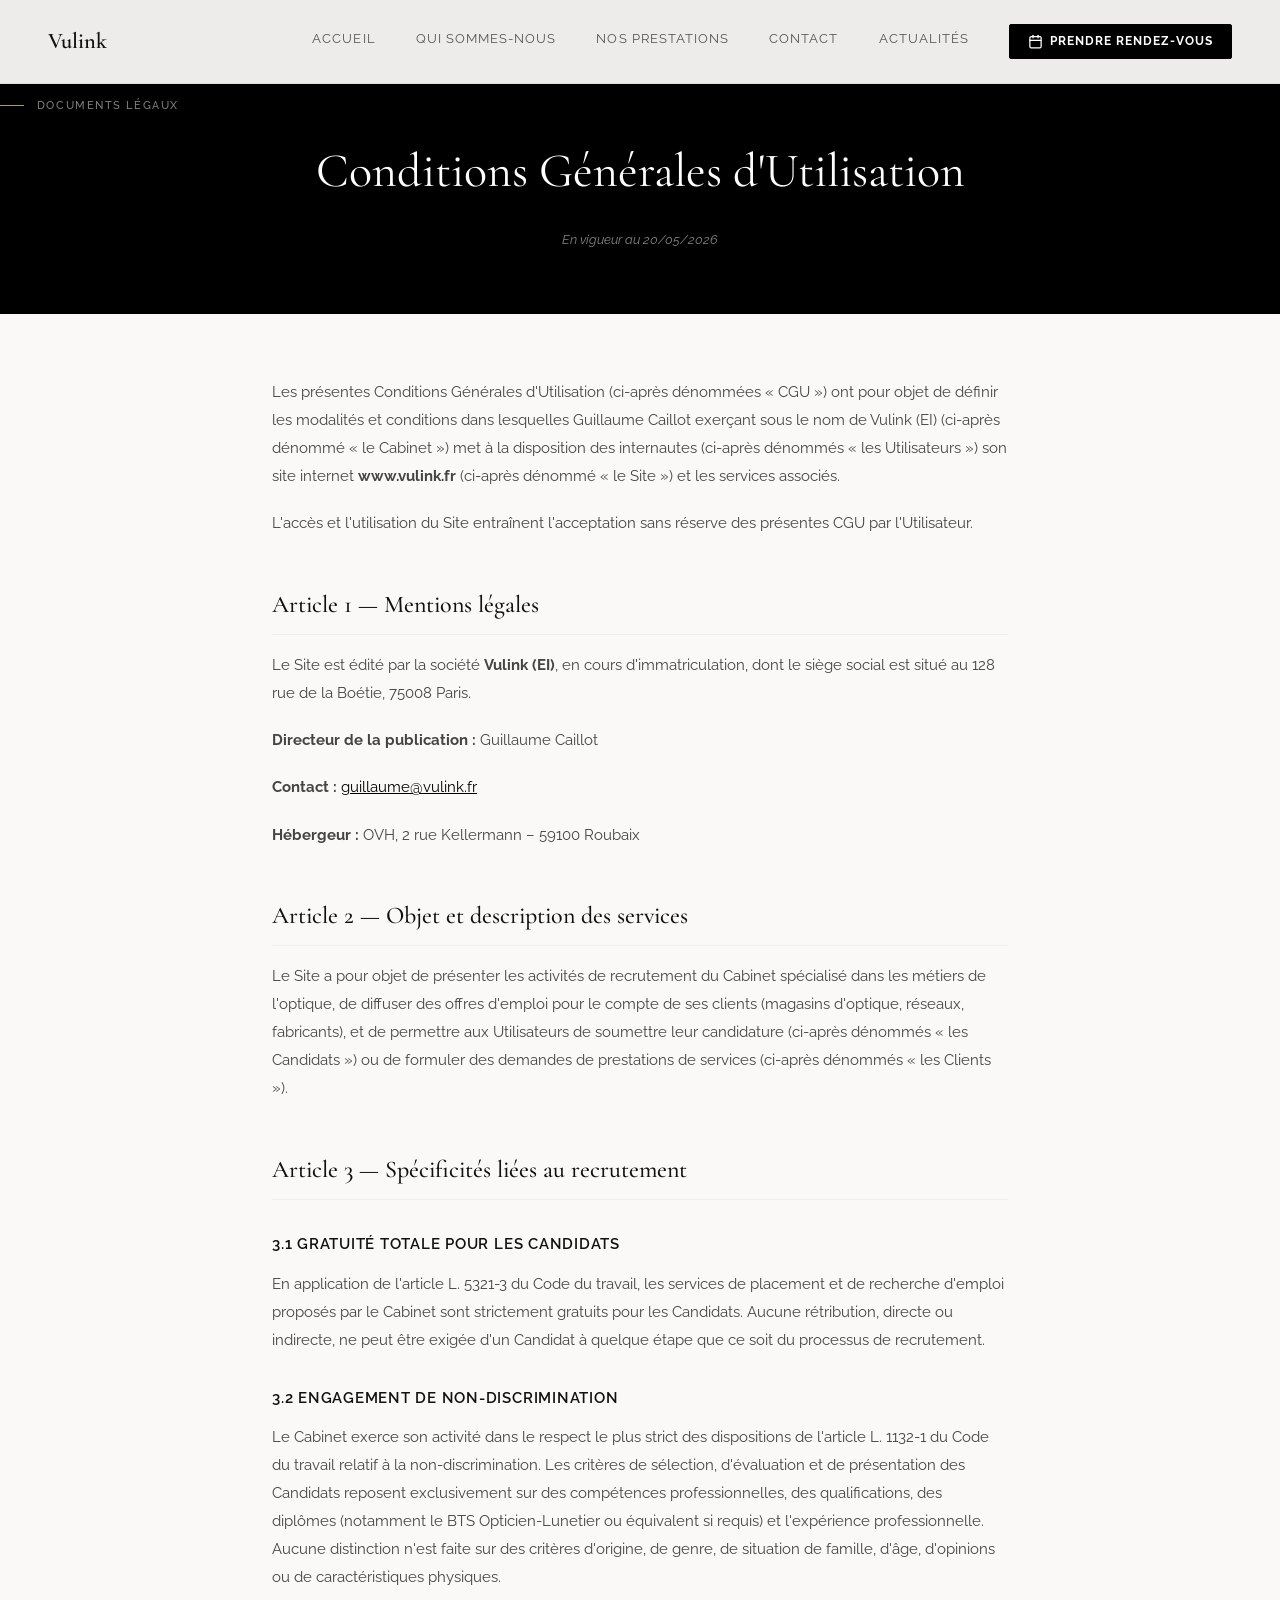
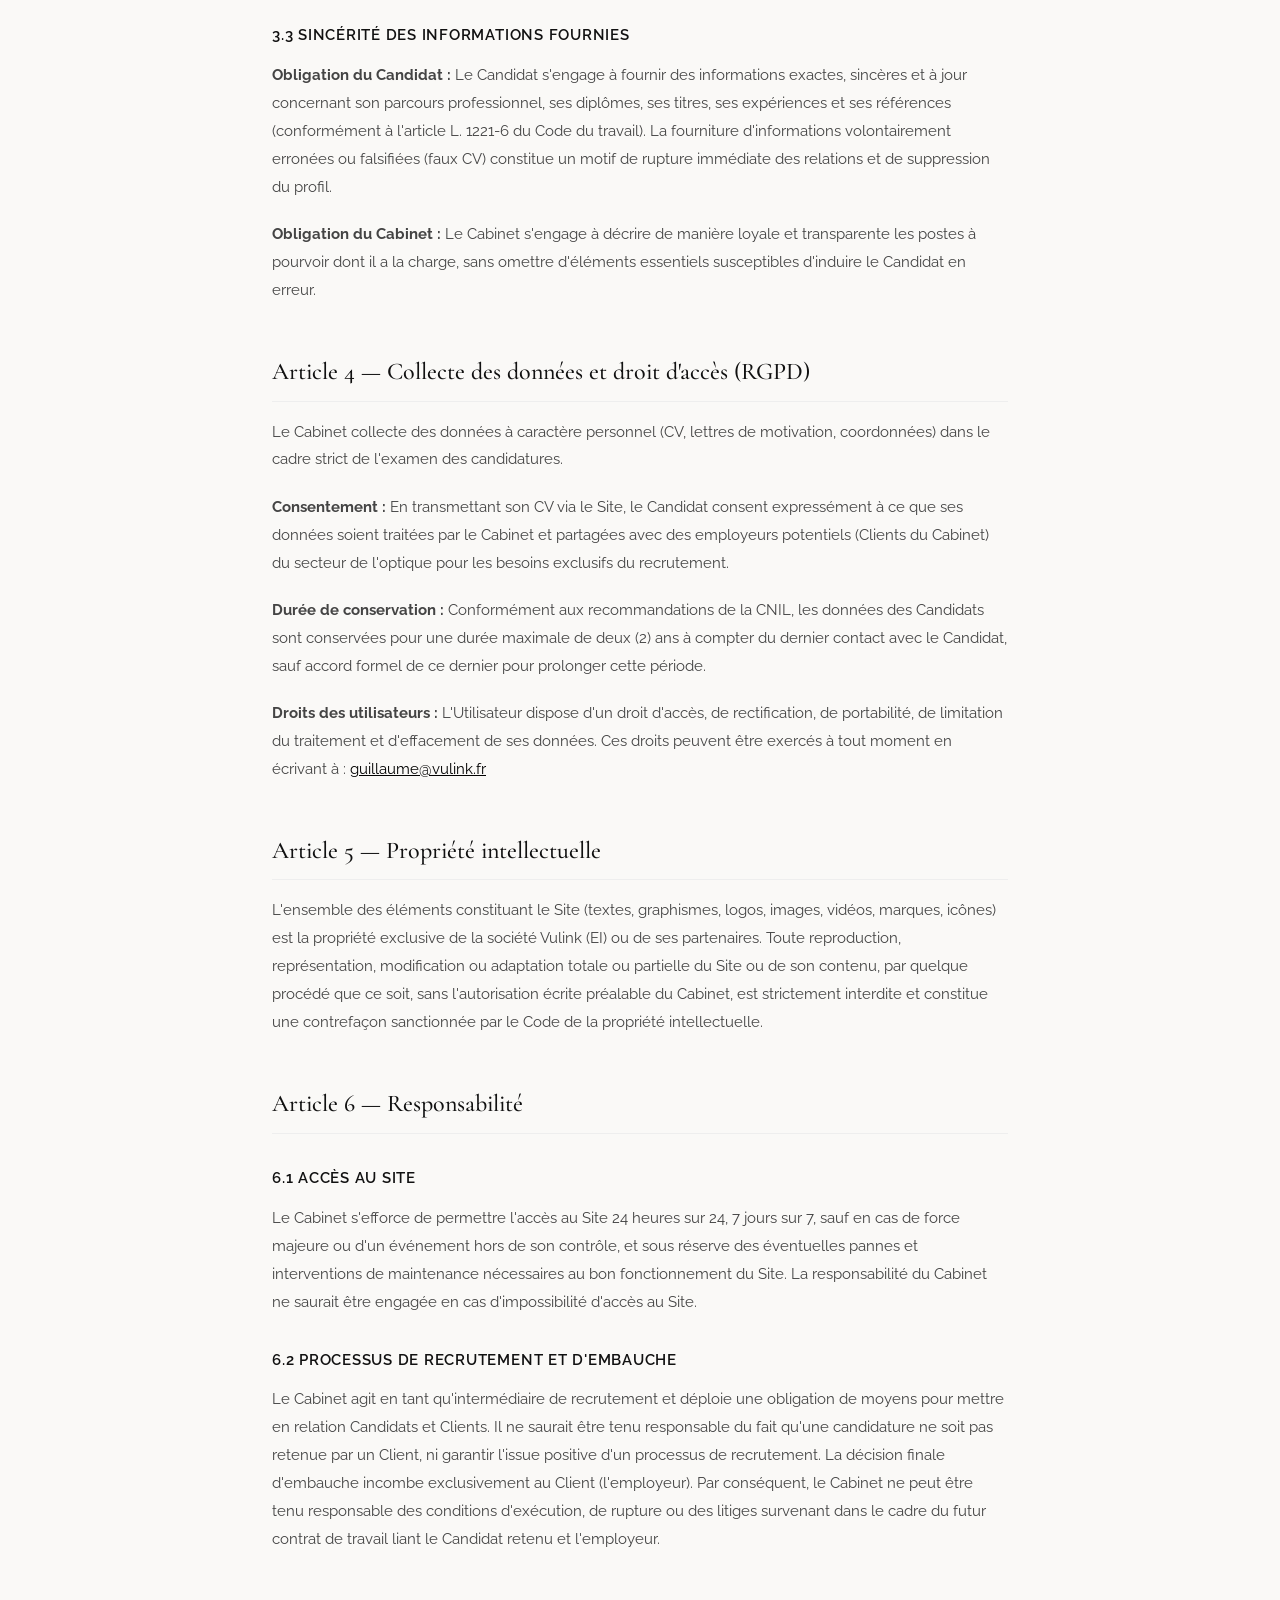
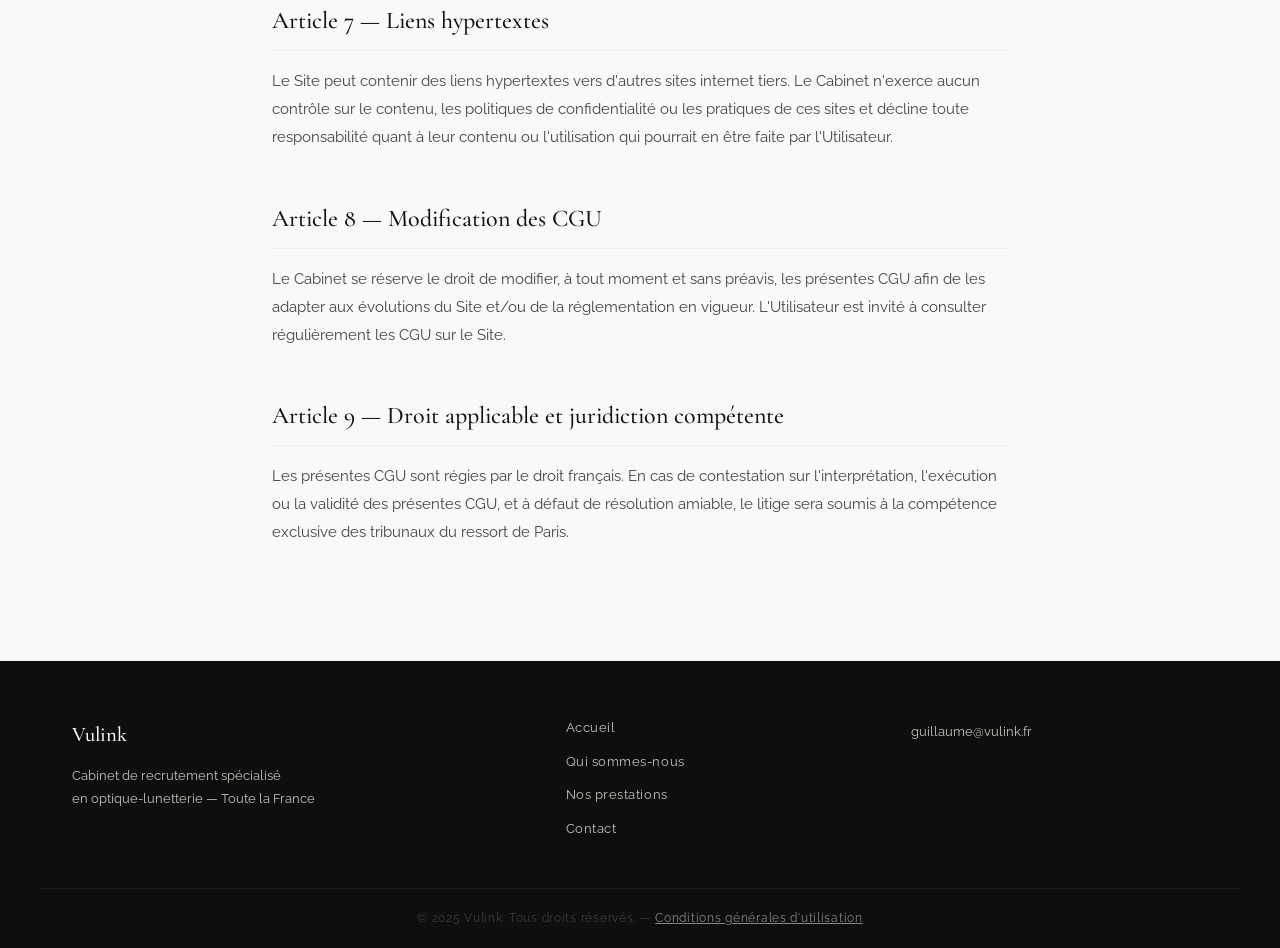
<file: cgu.html>
<!DOCTYPE html>
<html lang="fr">
<head>
  <meta charset="UTF-8" />
  <meta name="viewport" content="width=device-width, initial-scale=1.0"/>
  <title>CGU — Vulink Cabinet de Recrutement en Optique</title>
  <link rel="preconnect" href="https://fonts.googleapis.com">
  <link rel="preconnect" href="https://fonts.gstatic.com" crossorigin>
  <link href="https://fonts.googleapis.com/css2?family=Cormorant+Garamond:wght@300;400;500;600&family=Raleway:wght@300;400;500;600&display=swap" rel="stylesheet">
  <link rel="stylesheet" href="style.css">
  <style>
    .cgu-hero {
      background: #000;
      color: #fff;
      padding: 6rem 0 4rem;
      text-align: center;
    }
    .cgu-hero .section-label {
      color: rgba(255,255,255,0.5);
      letter-spacing: 0.14em;
      font-size: 0.7rem;
      text-transform: uppercase;
      font-family: 'Raleway', sans-serif;
      margin-bottom: 1rem;
    }
    .cgu-hero h1 {
      font-family: 'Cormorant Garamond', serif;
      font-size: clamp(2rem, 4vw, 3rem);
      font-weight: 400;
      margin: 0 0 1rem;
    }
    .cgu-hero .date {
      font-family: 'Raleway', sans-serif;
      font-size: 0.8rem;
      color: rgba(255,255,255,0.5);
      font-style: italic;
    }

    .cgu-body {
      max-width: 800px;
      margin: 0 auto;
      padding: 4rem 2rem 6rem;
    }
    .cgu-body h2 {
      font-family: 'Cormorant Garamond', serif;
      font-size: 1.5rem;
      font-weight: 500;
      color: #111;
      margin: 3rem 0 1rem;
      padding-bottom: 0.5rem;
      border-bottom: 1px solid #eee;
    }
    .cgu-body h3 {
      font-family: 'Raleway', sans-serif;
      font-size: 0.95rem;
      font-weight: 600;
      color: #111;
      margin: 2rem 0 0.75rem;
      text-transform: uppercase;
      letter-spacing: 0.05em;
    }
    .cgu-body p {
      font-family: 'Raleway', sans-serif;
      font-size: 0.92rem;
      color: #444;
      line-height: 1.9;
      margin: 0 0 1.2rem;
    }
    .cgu-body a {
      color: #000;
      text-decoration: underline;
    }

    /* Nav CTA repris de index.html */
    .nav-cta,
    .nav-links .nav-cta,
    ul.nav-links li a.nav-cta {
      display: inline-flex !important;
      align-items: center !important;
      gap: 7px;
      padding: 9px 18px;
      background: #000000 !important;
      color: #ffffff !important;
      border: 1.5px solid #000000 !important;
      border-radius: 2px;
      font-family: 'Raleway', sans-serif;
      font-size: 0.78rem;
      font-weight: 700;
      letter-spacing: 0.08em;
      text-transform: uppercase;
      text-decoration: none !important;
      white-space: nowrap;
      transition: background 0.2s ease, box-shadow 0.2s ease;
      cursor: pointer;
      margin: 0 !important;
      padding-top: 9px !important;
      padding-bottom: 9px !important;
      line-height: 1 !important;
      vertical-align: middle !important;
      position: static !important;
      top: auto !important;
    }
    .nav-cta:hover,
    .nav-links .nav-cta:hover,
    ul.nav-links li a.nav-cta:hover {
      background: #222222 !important;
      color: #ffffff !important;
      box-shadow: 0 4px 18px rgba(0,0,0,0.25);
    }
    .mobile-cta {
      display: inline-flex;
      align-items: center;
      justify-content: center;
      gap: 8px;
      margin: 8px 20px 4px;
      padding: 11px 22px;
      background: #000000 !important;
      color: #ffffff !important;
      border: 1.5px solid #000000;
      border-radius: 2px;
      font-family: 'Raleway', sans-serif;
      font-size: 0.78rem;
      font-weight: 700;
      letter-spacing: 0.08em;
      text-transform: uppercase;
      text-decoration: none;
    }
    @media (max-width: 768px) {
      .nav-cta { display: none; }
      .cgu-body { padding: 3rem 1.5rem 4rem; }
    }
  </style>
</head>
<body>

  <!-- NAV (identique au reste du site) -->
  <nav class="nav">
    <a href="index.html" class="logo-img">
      <!-- Le logo est en base64 dans style.css / copié depuis index.html, on met un texte de secours -->
      <span style="font-family:'Cormorant Garamond',serif;font-size:1.4rem;font-weight:600;color:#111;text-decoration:none;">Vulink</span>
    </a>
    <ul class="nav-links">
      <li><a href="index.html">Accueil</a></li>
      <li><a href="qui-sommes-nous.html">Qui sommes-nous</a></li>
      <li><a href="nos-prestations.html">Nos prestations</a></li>
      <li><a href="contact.html">Contact</a></li>
      <li><a href="blog.html">Actualités</a></li>
      <li>
        <a href="https://calendly.com/guillaume-vulink/30min" target="_blank" rel="noopener noreferrer" class="nav-cta">
          <svg xmlns="http://www.w3.org/2000/svg" width="15" height="15" viewBox="0 0 24 24" fill="none" stroke="currentColor" stroke-width="2" stroke-linecap="round" stroke-linejoin="round" aria-hidden="true"><rect x="3" y="4" width="18" height="18" rx="2" ry="2"/><line x1="16" y1="2" x2="16" y2="6"/><line x1="8" y1="2" x2="8" y2="6"/><line x1="3" y1="10" x2="21" y2="10"/></svg>
          Prendre rendez-vous
        </a>
      </li>
    </ul>
    <button class="burger" onclick="toggleMenu()">☰</button>
  </nav>
  <div class="mobile-menu" id="mobileMenu">
    <a href="index.html">Accueil</a>
    <a href="qui-sommes-nous.html">Qui sommes-nous</a>
    <a href="nos-prestations.html">Nos prestations</a>
    <a href="contact.html">Contact</a>
    <a href="blog.html">Actualités</a>
    <a href="https://calendly.com/guillaume-vulink/30min" target="_blank" rel="noopener noreferrer" class="mobile-cta">
      Prendre rendez-vous
    </a>
  </div>

  <!-- HERO CGU -->
  <section class="cgu-hero">
    <div class="section-label">Documents légaux</div>
    <h1>Conditions Générales d'Utilisation</h1>
    <p class="date">En vigueur au 20/05/2026</p>
  </section>

  <!-- CONTENU CGU -->
  <div class="cgu-body">

    <p>Les présentes Conditions Générales d'Utilisation (ci-après dénommées « CGU ») ont pour objet de définir les modalités et conditions dans lesquelles Guillaume Caillot exerçant sous le nom de Vulink (EI) (ci-après dénommé « le Cabinet ») met à la disposition des internautes (ci-après dénommés « les Utilisateurs ») son site internet <strong>www.vulink.fr</strong> (ci-après dénommé « le Site ») et les services associés.</p>
    <p>L'accès et l'utilisation du Site entraînent l'acceptation sans réserve des présentes CGU par l'Utilisateur.</p>

    <h2>Article 1 — Mentions légales</h2>
    <p>Le Site est édité par la société <strong>Vulink (EI)</strong>, en cours d'immatriculation, dont le siège social est situé au 128 rue de la Boétie, 75008 Paris.</p>
    <p><strong>Directeur de la publication :</strong> Guillaume Caillot</p>
    <p><strong>Contact :</strong> <a href="mailto:guillaume@vulink.fr">guillaume@vulink.fr</a></p>
    <p><strong>Hébergeur :</strong> OVH, 2 rue Kellermann – 59100 Roubaix</p>

    <h2>Article 2 — Objet et description des services</h2>
    <p>Le Site a pour objet de présenter les activités de recrutement du Cabinet spécialisé dans les métiers de l'optique, de diffuser des offres d'emploi pour le compte de ses clients (magasins d'optique, réseaux, fabricants), et de permettre aux Utilisateurs de soumettre leur candidature (ci-après dénommés « les Candidats ») ou de formuler des demandes de prestations de services (ci-après dénommés « les Clients »).</p>

    <h2>Article 3 — Spécificités liées au recrutement</h2>

    <h3>3.1 Gratuité totale pour les Candidats</h3>
    <p>En application de l'article L. 5321-3 du Code du travail, les services de placement et de recherche d'emploi proposés par le Cabinet sont strictement gratuits pour les Candidats. Aucune rétribution, directe ou indirecte, ne peut être exigée d'un Candidat à quelque étape que ce soit du processus de recrutement.</p>

    <h3>3.2 Engagement de non-discrimination</h3>
    <p>Le Cabinet exerce son activité dans le respect le plus strict des dispositions de l'article L. 1132-1 du Code du travail relatif à la non-discrimination. Les critères de sélection, d'évaluation et de présentation des Candidats reposent exclusivement sur des compétences professionnelles, des qualifications, des diplômes (notamment le BTS Opticien-Lunetier ou équivalent si requis) et l'expérience professionnelle. Aucune distinction n'est faite sur des critères d'origine, de genre, de situation de famille, d'âge, d'opinions ou de caractéristiques physiques.</p>

    <h3>3.3 Sincérité des informations fournies</h3>
    <p><strong>Obligation du Candidat :</strong> Le Candidat s'engage à fournir des informations exactes, sincères et à jour concernant son parcours professionnel, ses diplômes, ses titres, ses expériences et ses références (conformément à l'article L. 1221-6 du Code du travail). La fourniture d'informations volontairement erronées ou falsifiées (faux CV) constitue un motif de rupture immédiate des relations et de suppression du profil.</p>
    <p><strong>Obligation du Cabinet :</strong> Le Cabinet s'engage à décrire de manière loyale et transparente les postes à pourvoir dont il a la charge, sans omettre d'éléments essentiels susceptibles d'induire le Candidat en erreur.</p>

    <h2>Article 4 — Collecte des données et droit d'accès (RGPD)</h2>
    <p>Le Cabinet collecte des données à caractère personnel (CV, lettres de motivation, coordonnées) dans le cadre strict de l'examen des candidatures.</p>
    <p><strong>Consentement :</strong> En transmettant son CV via le Site, le Candidat consent expressément à ce que ses données soient traitées par le Cabinet et partagées avec des employeurs potentiels (Clients du Cabinet) du secteur de l'optique pour les besoins exclusifs du recrutement.</p>
    <p><strong>Durée de conservation :</strong> Conformément aux recommandations de la CNIL, les données des Candidats sont conservées pour une durée maximale de deux (2) ans à compter du dernier contact avec le Candidat, sauf accord formel de ce dernier pour prolonger cette période.</p>
    <p><strong>Droits des utilisateurs :</strong> L'Utilisateur dispose d'un droit d'accès, de rectification, de portabilité, de limitation du traitement et d'effacement de ses données. Ces droits peuvent être exercés à tout moment en écrivant à : <a href="mailto:guillaume@vulink.fr">guillaume@vulink.fr</a></p>

    <h2>Article 5 — Propriété intellectuelle</h2>
    <p>L'ensemble des éléments constituant le Site (textes, graphismes, logos, images, vidéos, marques, icônes) est la propriété exclusive de la société Vulink (EI) ou de ses partenaires. Toute reproduction, représentation, modification ou adaptation totale ou partielle du Site ou de son contenu, par quelque procédé que ce soit, sans l'autorisation écrite préalable du Cabinet, est strictement interdite et constitue une contrefaçon sanctionnée par le Code de la propriété intellectuelle.</p>

    <h2>Article 6 — Responsabilité</h2>

    <h3>6.1 Accès au Site</h3>
    <p>Le Cabinet s'efforce de permettre l'accès au Site 24 heures sur 24, 7 jours sur 7, sauf en cas de force majeure ou d'un événement hors de son contrôle, et sous réserve des éventuelles pannes et interventions de maintenance nécessaires au bon fonctionnement du Site. La responsabilité du Cabinet ne saurait être engagée en cas d'impossibilité d'accès au Site.</p>

    <h3>6.2 Processus de recrutement et d'embauche</h3>
    <p>Le Cabinet agit en tant qu'intermédiaire de recrutement et déploie une obligation de moyens pour mettre en relation Candidats et Clients. Il ne saurait être tenu responsable du fait qu'une candidature ne soit pas retenue par un Client, ni garantir l'issue positive d'un processus de recrutement. La décision finale d'embauche incombe exclusivement au Client (l'employeur). Par conséquent, le Cabinet ne peut être tenu responsable des conditions d'exécution, de rupture ou des litiges survenant dans le cadre du futur contrat de travail liant le Candidat retenu et l'employeur.</p>

    <h2>Article 7 — Liens hypertextes</h2>
    <p>Le Site peut contenir des liens hypertextes vers d'autres sites internet tiers. Le Cabinet n'exerce aucun contrôle sur le contenu, les politiques de confidentialité ou les pratiques de ces sites et décline toute responsabilité quant à leur contenu ou l'utilisation qui pourrait en être faite par l'Utilisateur.</p>

    <h2>Article 8 — Modification des CGU</h2>
    <p>Le Cabinet se réserve le droit de modifier, à tout moment et sans préavis, les présentes CGU afin de les adapter aux évolutions du Site et/ou de la réglementation en vigueur. L'Utilisateur est invité à consulter régulièrement les CGU sur le Site.</p>

    <h2>Article 9 — Droit applicable et juridiction compétente</h2>
    <p>Les présentes CGU sont régies par le droit français. En cas de contestation sur l'interprétation, l'exécution ou la validité des présentes CGU, et à défaut de résolution amiable, le litige sera soumis à la compétence exclusive des tribunaux du ressort de Paris.</p>

  </div>

  <!-- FOOTER -->
  <footer class="footer">
    <div class="container footer-inner">
      <div class="footer-brand">
        <span style="font-family:'Cormorant Garamond',serif;font-size:1.3rem;font-weight:500;color:#fff;display:block;margin-bottom:0.8rem;">Vulink</span>
        <p>Cabinet de recrutement spécialisé<br>en optique-lunetterie — Toute la France</p>
      </div>
      <div class="footer-links">
        <a href="index.html">Accueil</a>
        <a href="qui-sommes-nous.html">Qui sommes-nous</a>
        <a href="nos-prestations.html">Nos prestations</a>
        <a href="contact.html">Contact</a>
      </div>
      <div class="footer-contact">
        <a href="mailto:guillaume@vulink.fr">guillaume@vulink.fr</a>
      </div>
    </div>
    <div class="footer-bottom">
      <p>© 2025 Vulink. Tous droits réservés. — <a href="cgu.html" style="color:rgba(255,255,255,0.5);text-decoration:underline;">Conditions générales d'utilisation</a></p>
    </div>
  </footer>

  <script src="main.js"></script>

</body>
</html>
</file>
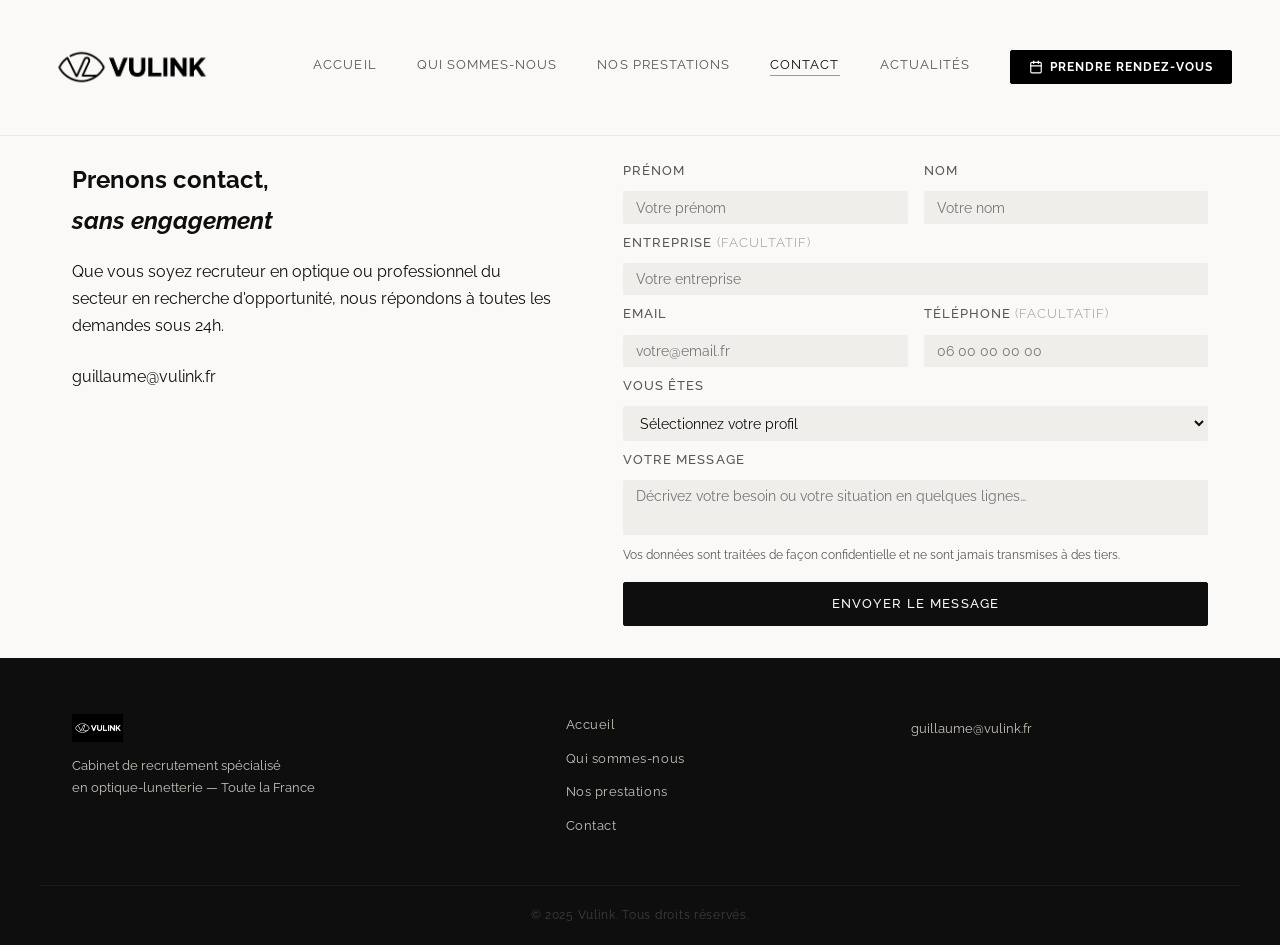
<file: contact.html>
<!DOCTYPE html>
<html lang="fr">
<head>
  <meta charset="UTF-8" />
  <meta name="viewport" content="width=device-width, initial-scale=1.0"/>
  <title>Contact — Vulink</title>
  <link rel="icon" type="image/x-icon" href="favicon.ico">
  <link rel="preconnect" href="https://fonts.googleapis.com">
  <link rel="preconnect" href="https://fonts.gstatic.com" crossorigin>
  <link href="https://fonts.googleapis.com/css2?family=Cormorant+Garamond:wght@300;400;500;600&family=Raleway:wght@300;400;500;600&display=swap" rel="stylesheet">
  <link rel="stylesheet" href="style.css">
  <style>
    /* ── Bouton CTA Calendly ── */
    .nav-cta,
    .nav-links .nav-cta,
    ul.nav-links li a.nav-cta {
      display: inline-flex !important;
      align-items: center !important;
      gap: 7px;
      padding: 9px 18px;
      background: #000000 !important;
      color: #ffffff !important;
      border: 1.5px solid #000000 !important;
      border-radius: 2px;
      font-family: 'Raleway', sans-serif;
      font-size: 0.78rem;
      font-weight: 700;
      letter-spacing: 0.08em;
      text-transform: uppercase;
      text-decoration: none !important;
      white-space: nowrap;
      transition: background 0.2s ease, box-shadow 0.2s ease;
      cursor: pointer;
      margin: 0 !important;
      padding-top: 9px !important;
      padding-bottom: 9px !important;
      line-height: 1 !important;
      vertical-align: middle !important;
      position: static !important;
      top: auto !important;
    }
    .nav-cta:hover,
    .nav-links .nav-cta:hover,
    ul.nav-links li a.nav-cta:hover {
      background: #222222 !important;
      color: #ffffff !important;
      box-shadow: 0 4px 18px rgba(0,0,0,0.25);
    }
    .nav-cta svg {
      flex-shrink: 0;
      stroke: #ffffff !important;
    }
    ul.nav-links li:has(a.nav-cta) {
      display: flex !important;
      align-items: center !important;
      padding: 0 !important;
      margin: 0 !important;
      line-height: 1 !important;
    }
    /* Mobile */
    .mobile-cta {
      display: inline-flex;
      align-items: center;
      justify-content: center;
      gap: 8px;
      margin: 8px 20px 4px;
      padding: 11px 22px;
      background: #000000 !important;
      color: #ffffff !important;
      border: 1.5px solid #000000;
      border-radius: 2px;
      font-family: 'Raleway', sans-serif;
      font-size: 0.78rem;
      font-weight: 700;
      letter-spacing: 0.08em;
      text-transform: uppercase;
      text-decoration: none;
    }
    @media (max-width: 768px) {
      .nav-cta { display: none; }
    }
  </style>
</head>
<body>

  <nav class="nav">
    <a href="index.html" class="logo-img"><img src="[data-uri]" alt="Vulink" height="38"></a>
    <ul class="nav-links">
      <li><a href="index.html">Accueil</a></li>
      <li><a href="qui-sommes-nous.html">Qui sommes-nous</a></li>
      <li><a href="nos-prestations.html">Nos prestations</a></li>
      <li><a href="contact.html" class="active">Contact</a></li>
      <li><a href="blog.html">Actualités</a></li>
          <li><a href="https://calendly.com/guillaume-vulink/30min" target="_blank" rel="noopener noreferrer" class="nav-cta">
        <svg xmlns="http://www.w3.org/2000/svg" width="14" height="14" viewBox="0 0 24 24" fill="none" stroke="currentColor" stroke-width="2" stroke-linecap="round" stroke-linejoin="round" aria-hidden="true"><rect x="3" y="4" width="18" height="18" rx="2" ry="2"/><line x1="16" y1="2" x2="16" y2="6"/><line x1="8" y1="2" x2="8" y2="6"/><line x1="3" y1="10" x2="21" y2="10"/></svg>
        Prendre rendez-vous
      </a></li>
    </ul>
    <button class="burger" onclick="toggleMenu()">☰</button>
  </nav>
  <div class="mobile-menu" id="mobileMenu">
    <a href="index.html">Accueil</a>
    <a href="qui-sommes-nous.html">Qui sommes-nous</a>
    <a href="nos-prestations.html">Nos prestations</a>
    <a href="contact.html">Contact</a>
    <a href="blog.html">Actualités</a>
    <a href="https://calendly.com/guillaume-vulink/30min" target="_blank" rel="noopener noreferrer" class="mobile-cta">
      <svg xmlns="http://www.w3.org/2000/svg" width="14" height="14" viewBox="0 0 24 24" fill="none" stroke="currentColor" stroke-width="2" stroke-linecap="round" stroke-linejoin="round" aria-hidden="true"><rect x="3" y="4" width="18" height="18" rx="2" ry="2"/><line x1="16" y1="2" x2="16" y2="6"/><line x1="8" y1="2" x2="8" y2="6"/><line x1="3" y1="10" x2="21" y2="10"/></svg>
      Prendre rendez-vous
    </a>
  </div>

  <!-- CONTACT SECTION -->
  <section class="contact-section" style="padding-top: 10rem; padding-bottom: 2rem;">
    <div class="container">
      <div style="display: flex; gap: 4rem; align-items: flex-start; flex-wrap: wrap;">

        <!-- Texte gauche -->
        <div class="fade-up" style="flex: 1; min-width: 260px;">
          <h1 style="margin-bottom: 1rem;">Prenons contact,<br><em>sans engagement</em></h1>
          <p style="margin-bottom: 1.5rem;">Que vous soyez recruteur en optique ou professionnel du secteur en recherche d'opportunité, nous répondons à toutes les demandes sous 24h.</p>
          <div>
            <a href="mailto:guillaume@vulink.fr">guillaume@vulink.fr</a>
          </div>
        </div>

        <!-- Formulaire droite -->
        <div class="fade-up" style="flex: 1.2; min-width: 300px;">
          <form class="contact-form" onsubmit="handleSubmit(event)" style="display:flex; flex-direction:column; gap:0.5rem;">
            <div class="form-row" style="margin-bottom:0;">
              <div class="form-group" style="margin-bottom:0;">
                <label for="prenom" style="margin-bottom:0.2rem; font-size:0.8rem;">Prénom</label>
                <input type="text" id="prenom" name="prenom" placeholder="Votre prénom" required style="padding:0.45rem 0.75rem; font-size:0.85rem;">
              </div>
              <div class="form-group" style="margin-bottom:0;">
                <label for="nom" style="margin-bottom:0.2rem; font-size:0.8rem;">Nom</label>
                <input type="text" id="nom" name="nom" placeholder="Votre nom" required style="padding:0.45rem 0.75rem; font-size:0.85rem;">
              </div>
            </div>

            <div class="form-group" style="margin-bottom:0;">
              <label for="entreprise" style="margin-bottom:0.2rem; font-size:0.8rem;">Entreprise <span style="font-weight:300; opacity:0.6;">(facultatif)</span></label>
              <input type="text" id="entreprise" name="entreprise" placeholder="Votre entreprise" style="padding:0.45rem 0.75rem; font-size:0.85rem;">
            </div>

            <div class="form-row" style="margin-bottom:0;">
              <div class="form-group" style="margin-bottom:0;">
                <label for="email" style="margin-bottom:0.2rem; font-size:0.8rem;">Email</label>
                <input type="email" id="email" name="email" placeholder="votre@email.fr" required style="padding:0.45rem 0.75rem; font-size:0.85rem;">
              </div>
              <div class="form-group" style="margin-bottom:0;">
                <label for="telephone" style="margin-bottom:0.2rem; font-size:0.8rem;">Téléphone <span style="font-weight:300; opacity:0.6;">(facultatif)</span></label>
                <input type="tel" id="telephone" name="telephone" placeholder="06 00 00 00 00" style="padding:0.45rem 0.75rem; font-size:0.85rem;">
              </div>
            </div>
            <div class="form-group" style="margin-bottom:0;">
              <label for="profil" style="margin-bottom:0.2rem; font-size:0.8rem;">Vous êtes</label>
              <select id="profil" name="profil" required style="padding:0.45rem 0.75rem; font-size:0.85rem;">
                <option value="" disabled selected>Sélectionnez votre profil</option>
                <option value="recruteur">Un recruteur / employeur (opticien, enseigne…)</option>
                <option value="candidat">Un professionnel de l'optique en recherche</option>
                <option value="autre">Autre</option>
              </select>
            </div>

            <div class="form-group" style="margin-bottom:0;">
              <label for="message" style="margin-bottom:0.2rem; font-size:0.8rem;">Votre message</label>
              <textarea id="message" name="message" placeholder="Décrivez votre besoin ou votre situation en quelques lignes…" required style="padding:0.45rem 0.75rem; font-size:0.85rem; height:55px; resize:none;"></textarea>
            </div>

            <p class="form-note" style="font-size:0.72rem; margin:0.2rem 0;">Vos données sont traitées de façon confidentielle et ne sont jamais transmises à des tiers.</p>

            <button type="submit" class="btn btn-primary" style="margin-top:0.3rem;">Envoyer le message</button>

            <div class="form-success" id="formSuccess">
              ✓ Votre message a bien été envoyé. Nous vous répondrons sous 24h.
            </div>
          </form>
        </div>

      </div>
    </div>
  </section>

  <footer class="footer">
    <div class="container footer-inner">
      <div class="footer-brand">
        <img src="[data-uri]" alt="Vulink" height="28" style="margin-bottom:0.8rem;filter:invert(1);">
        <p>Cabinet de recrutement spécialisé<br>en optique-lunetterie — Toute la France</p>
      </div>
      <div class="footer-links">
        <a href="index.html">Accueil</a>
        <a href="qui-sommes-nous.html">Qui sommes-nous</a>
        <a href="nos-prestations.html">Nos prestations</a>
        <a href="contact.html">Contact</a>
      </div>
      <div class="footer-contact">
        <a href="mailto:guillaume@vulink.fr">guillaume@vulink.fr</a>
      </div>
    </div>
    <div class="footer-bottom">
      <p>© 2025 Vulink. Tous droits réservés.</p>
    </div>
  </footer>

  <script src="main.js"></script>
</body>
</html>
</file>
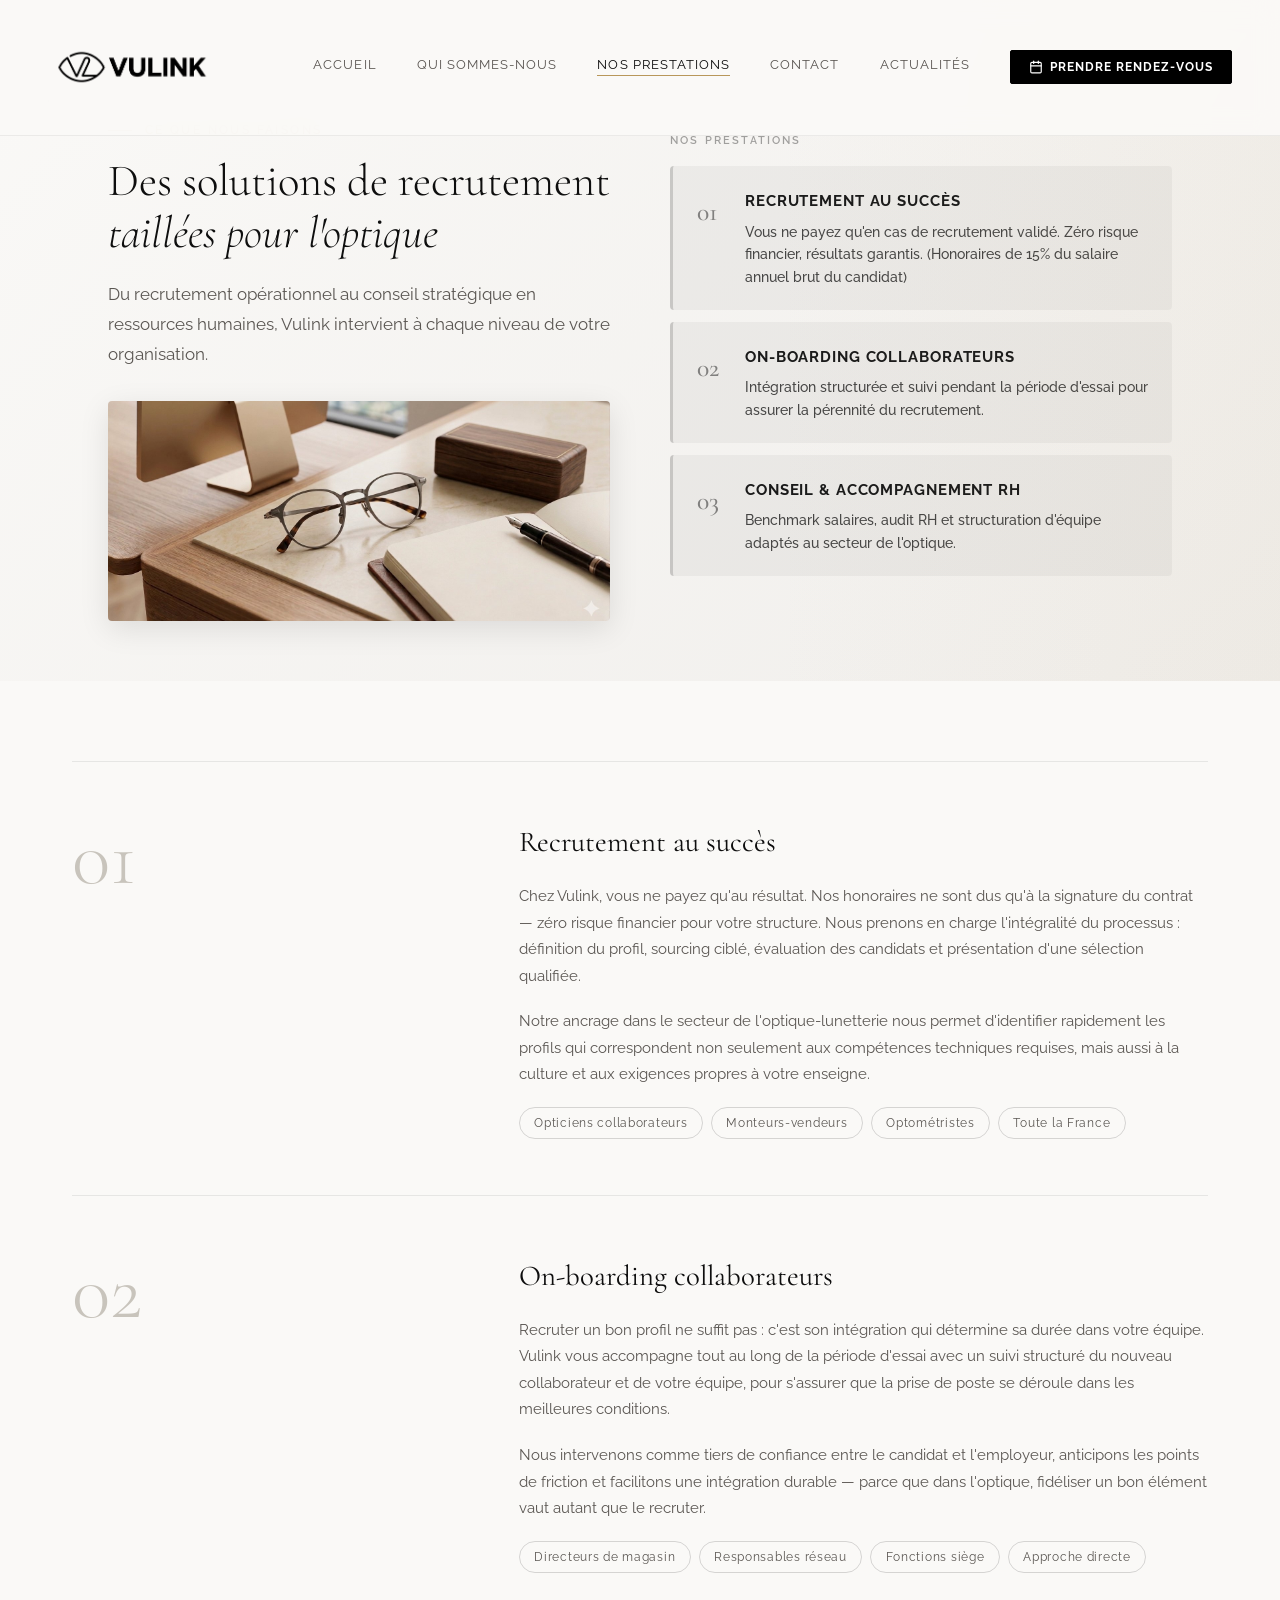
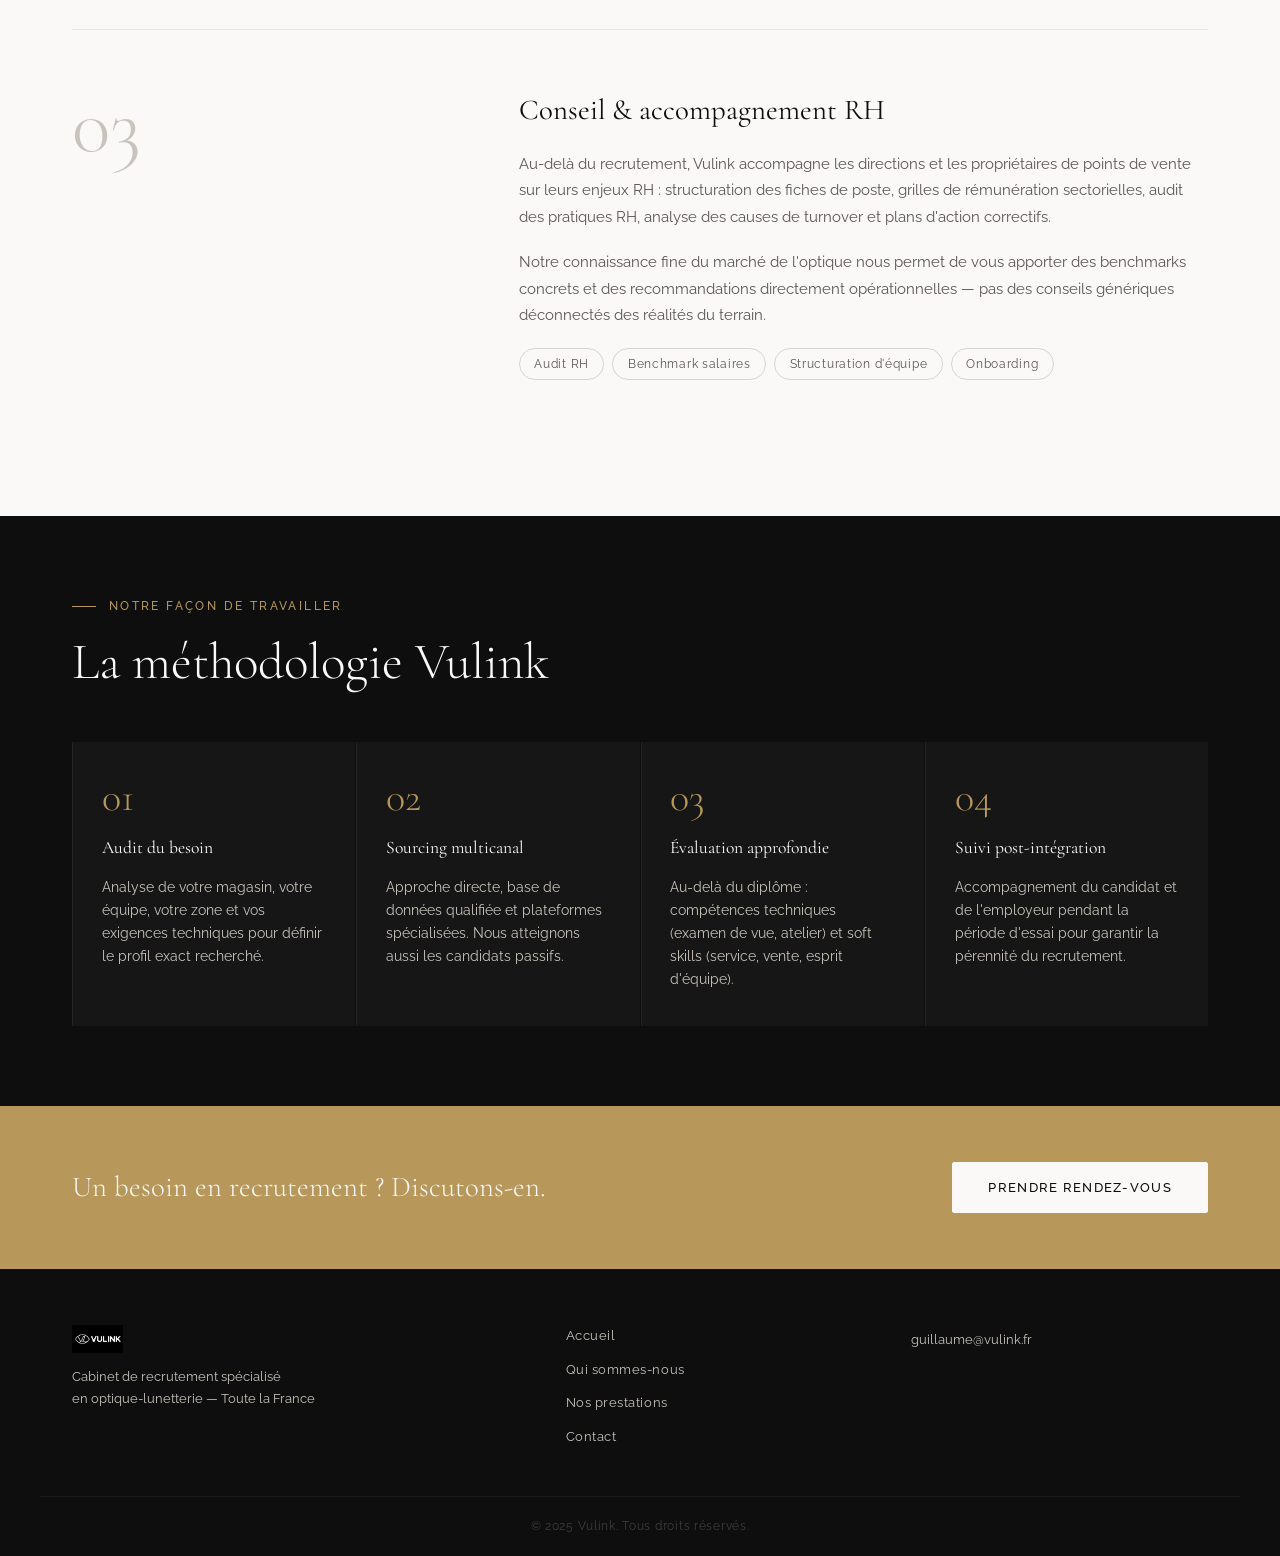
<file: nos-prestations.html>
<!DOCTYPE html>
<html lang="fr">
<head>
  <meta charset="UTF-8" />
  <meta name="viewport" content="width=device-width, initial-scale=1.0"/>
  <title>Nos prestations — Vulink</title>
  <link rel="preconnect" href="https://fonts.googleapis.com">
  <link rel="preconnect" href="https://fonts.gstatic.com" crossorigin>
  <link href="https://fonts.googleapis.com/css2?family=Cormorant+Garamond:wght@300;400;500;600&family=Raleway:wght@300;400;500;600&display=swap" rel="stylesheet">
  <link rel="stylesheet" href="style.css">
  <style>
    /* Override external CSS */
    .page-hero {
      padding-top: 120px !important;
      padding-bottom: 60px !important;
    }
    .page-hero .page-hero-content,
    .page-hero-content {
      max-width: 100% !important;
      width: 100% !important;
    }
    .page-hero h1 {
      max-width: 100% !important;
    }

    /* Two-column layout: text left, table right */
    .hero-prestations-split {
      display: grid;
      grid-template-columns: 1fr 1fr;
      align-items: start;
      max-width: 100%;
      padding: 0 60px;
      gap: 60px;
    }
    .hero-prestations-split .page-hero-content {
      width: 100%;
      max-width: 100% !important;
    }
    .hero-prestations-split .page-hero-content h1 {
      font-size: 2.8rem;
      line-height: 1.15;
      max-width: 100% !important;
    }
    .hero-prestations-split .page-hero-content p {
      max-width: 100%;
    }
    .hero-prestations-table {
      width: 100%;
      padding-top: 12px;
    }
    .hp-header {
      font-family: 'Raleway', sans-serif;
      font-size: 0.68rem;
      font-weight: 600;
      letter-spacing: 0.2em;
      text-transform: uppercase;
      color: rgba(0,0,0,0.35);
      margin-bottom: 16px;
    }
    .hp-cols {
      display: flex;
      flex-direction: column;
      gap: 12px;
    }
    .hp-col {
      padding: 22px 24px;
      background: rgba(0,0,0,0.04);
      border-radius: 4px;
      border-left: 3px solid rgba(0,0,0,0.15);
      display: flex;
      align-items: flex-start;
      gap: 20px;
    }
    .hp-num {
      font-family: 'Cormorant Garamond', serif;
      font-size: 1.6rem;
      font-weight: 500;
      color: rgba(0,0,0,0.45);
      min-width: 28px;
      padding-top: 2px;
    }
    .hp-body { flex: 1; }
    .hp-title {
      font-family: 'Raleway', sans-serif;
      font-size: 0.92rem;
      font-weight: 700;
      letter-spacing: 0.06em;
      text-transform: uppercase;
      color: #1a1a1a;
      margin-bottom: 7px;
    }
    .hp-desc {
      font-family: 'Raleway', sans-serif;
      font-size: 0.88rem;
      font-weight: 500;
      color: rgba(0,0,0,0.7);
      line-height: 1.6;
    }
    .hero-photo {
      margin-top: 32px;
    }
    .hero-photo img {
      width: 100%;
      height: 220px;
      object-fit: cover;
      object-position: center 60%;
      border-radius: 4px;
      display: block;
      box-shadow: 0 8px 30px rgba(0,0,0,0.10);
    }
    @media (max-width: 900px) {
      .hero-prestations-split {
        grid-template-columns: 1fr;
        padding: 0 24px;
        gap: 40px;
      }
    }
  </style>
  <style>
    /* ── Bouton CTA Calendly ── */
    .nav-cta,
    .nav-links .nav-cta,
    ul.nav-links li a.nav-cta {
      display: inline-flex !important;
      align-items: center !important;
      gap: 7px;
      padding: 9px 18px;
      background: #000000 !important;
      color: #ffffff !important;
      border: 1.5px solid #000000 !important;
      border-radius: 2px;
      font-family: 'Raleway', sans-serif;
      font-size: 0.78rem;
      font-weight: 700;
      letter-spacing: 0.08em;
      text-transform: uppercase;
      text-decoration: none !important;
      white-space: nowrap;
      transition: background 0.2s ease, box-shadow 0.2s ease;
      cursor: pointer;
      margin: 0 !important;
      padding-top: 9px !important;
      padding-bottom: 9px !important;
      line-height: 1 !important;
      vertical-align: middle !important;
      position: static !important;
      top: auto !important;
    }
    .nav-cta:hover,
    .nav-links .nav-cta:hover,
    ul.nav-links li a.nav-cta:hover {
      background: #222222 !important;
      color: #ffffff !important;
      box-shadow: 0 4px 18px rgba(0,0,0,0.25);
    }
    .nav-cta svg {
      flex-shrink: 0;
      stroke: #ffffff !important;
    }
    ul.nav-links li:has(a.nav-cta) {
      display: flex !important;
      align-items: center !important;
      padding: 0 !important;
      margin: 0 !important;
      line-height: 1 !important;
    }
    /* Mobile */
    .mobile-cta {
      display: inline-flex;
      align-items: center;
      justify-content: center;
      gap: 8px;
      margin: 8px 20px 4px;
      padding: 11px 22px;
      background: #000000 !important;
      color: #ffffff !important;
      border: 1.5px solid #000000;
      border-radius: 2px;
      font-family: 'Raleway', sans-serif;
      font-size: 0.78rem;
      font-weight: 700;
      letter-spacing: 0.08em;
      text-transform: uppercase;
      text-decoration: none;
    }
    @media (max-width: 768px) {
      .nav-cta { display: none; }
    }
  </style>
</head>
<body>

  <nav class="nav">
    <a href="index.html" class="logo-img"><img src="[data-uri]" alt="Vulink" height="38"></a>
    <ul class="nav-links">
      <li><a href="index.html">Accueil</a></li>
      <li><a href="qui-sommes-nous.html">Qui sommes-nous</a></li>
      <li><a href="nos-prestations.html" class="active">Nos prestations</a></li>
      <li><a href="contact.html">Contact</a></li>
      <li><a href="blog.html">Actualités</a></li>
          <li><a href="https://calendly.com/guillaume-vulink/30min" target="_blank" rel="noopener noreferrer" class="nav-cta">
        <svg xmlns="http://www.w3.org/2000/svg" width="14" height="14" viewBox="0 0 24 24" fill="none" stroke="currentColor" stroke-width="2" stroke-linecap="round" stroke-linejoin="round" aria-hidden="true"><rect x="3" y="4" width="18" height="18" rx="2" ry="2"/><line x1="16" y1="2" x2="16" y2="6"/><line x1="8" y1="2" x2="8" y2="6"/><line x1="3" y1="10" x2="21" y2="10"/></svg>
        Prendre rendez-vous
      </a></li>
    </ul>
    <button class="burger" onclick="toggleMenu()">☰</button>
  </nav>
  <div class="mobile-menu" id="mobileMenu">
    <a href="index.html">Accueil</a>
    <a href="qui-sommes-nous.html">Qui sommes-nous</a>
    <a href="nos-prestations.html">Nos prestations</a>
    <a href="contact.html">Contact</a>
    <a href="blog.html">Actualités</a>
    <a href="https://calendly.com/guillaume-vulink/30min" target="_blank" rel="noopener noreferrer" class="mobile-cta">
      <svg xmlns="http://www.w3.org/2000/svg" width="14" height="14" viewBox="0 0 24 24" fill="none" stroke="currentColor" stroke-width="2" stroke-linecap="round" stroke-linejoin="round" aria-hidden="true"><rect x="3" y="4" width="18" height="18" rx="2" ry="2"/><line x1="16" y1="2" x2="16" y2="6"/><line x1="8" y1="2" x2="8" y2="6"/><line x1="3" y1="10" x2="21" y2="10"/></svg>
      Prendre rendez-vous
    </a>
  </div>

  <!-- PAGE HERO -->
  <section class="page-hero">
    <div class="hero-prestations-split">
      <div class="page-hero-content">
        <div class="section-label">Ce que nous faisons</div>
        <h1>Des solutions de recrutement<br><em style="color: inherit;">taillées pour l'optique</em></h1>
        <p>Du recrutement opérationnel au conseil stratégique en ressources humaines, Vulink intervient à chaque niveau de votre organisation.</p>
        <div class="hero-photo">
          <img src="[data-uri]" alt="Vulink optique" />
        </div>
      </div>
      <div class="hero-prestations-table">
        <div class="hp-header">Nos prestations</div>
        <div class="hp-cols">
          <div class="hp-col">
            <div class="hp-num">01</div>
            <div class="hp-body">
              <div class="hp-title">Recrutement au succès</div>
              <div class="hp-desc">Vous ne payez qu'en cas de recrutement validé. Zéro risque financier, résultats garantis. (Honoraires de 15% du salaire annuel brut du candidat)</div>
            </div>
          </div>
          <div class="hp-col">
            <div class="hp-num">02</div>
            <div class="hp-body">
              <div class="hp-title">On-boarding collaborateurs</div>
              <div class="hp-desc">Intégration structurée et suivi pendant la période d'essai pour assurer la pérennité du recrutement.</div>
            </div>
          </div>
          <div class="hp-col">
            <div class="hp-num">03</div>
            <div class="hp-body">
              <div class="hp-title">Conseil & accompagnement RH</div>
              <div class="hp-desc">Benchmark salaires, audit RH et structuration d'équipe adaptés au secteur de l'optique.</div>
            </div>
          </div>
        </div>
      </div>
    </div>
  </section>

  <!-- PRESTATIONS -->
  <section class="prestations-section">
    <div class="container">

      <div class="prestation-block fade-up">
        <div class="prestation-number">01</div>
        <div class="prestation-content">
          <h3>Recrutement au succès</h3>
          <p>Chez Vulink, vous ne payez qu'au résultat. Nos honoraires ne sont dus qu'à la signature du contrat — zéro risque financier pour votre structure. Nous prenons en charge l'intégralité du processus : définition du profil, sourcing ciblé, évaluation des candidats et présentation d'une sélection qualifiée.</p>
          <p>Notre ancrage dans le secteur de l'optique-lunetterie nous permet d'identifier rapidement les profils qui correspondent non seulement aux compétences techniques requises, mais aussi à la culture et aux exigences propres à votre enseigne.</p>
          <div class="prestation-tags">
            <span class="tag">Opticiens collaborateurs</span>
            <span class="tag">Monteurs-vendeurs</span>
            <span class="tag">Optométristes</span>
            <span class="tag">Toute la France</span>
          </div>
        </div>
      </div>

      <div class="prestation-block fade-up">
        <div class="prestation-number">02</div>
        <div class="prestation-content">
          <h3>On-boarding collaborateurs</h3>
          <p>Recruter un bon profil ne suffit pas : c'est son intégration qui détermine sa durée dans votre équipe. Vulink vous accompagne tout au long de la période d'essai avec un suivi structuré du nouveau collaborateur et de votre équipe, pour s'assurer que la prise de poste se déroule dans les meilleures conditions.</p>
          <p>Nous intervenons comme tiers de confiance entre le candidat et l'employeur, anticipons les points de friction et facilitons une intégration durable — parce que dans l'optique, fidéliser un bon élément vaut autant que le recruter.</p>
          <div class="prestation-tags">
            <span class="tag">Directeurs de magasin</span>
            <span class="tag">Responsables réseau</span>
            <span class="tag">Fonctions siège</span>
            <span class="tag">Approche directe</span>
          </div>
        </div>
      </div>

      <div class="prestation-block fade-up">
        <div class="prestation-number">03</div>
        <div class="prestation-content">
          <h3>Conseil & accompagnement RH</h3>
          <p>Au-delà du recrutement, Vulink accompagne les directions et les propriétaires de points de vente sur leurs enjeux RH : structuration des fiches de poste, grilles de rémunération sectorielles, audit des pratiques RH, analyse des causes de turnover et plans d'action correctifs.</p>
          <p>Notre connaissance fine du marché de l'optique nous permet de vous apporter des benchmarks concrets et des recommandations directement opérationnelles — pas des conseils génériques déconnectés des réalités du terrain.</p>
          <div class="prestation-tags">
            <span class="tag">Audit RH</span>
            <span class="tag">Benchmark salaires</span>
            <span class="tag">Structuration d'équipe</span>
            <span class="tag">Onboarding</span>
          </div>
        </div>
      </div>

    </div>
  </section>

  <!-- METHODOLOGIE -->
  <section class="methodo-section">
    <div class="container">
      <div class="section-label" style="color: var(--gold);">Notre façon de travailler</div>
      <h2 class="section-title">La méthodologie Vulink</h2>
      <div class="methodo-steps">
        <div class="methodo-step">
          <div class="step-num">01</div>
          <h4>Audit du besoin</h4>
          <p>Analyse de votre magasin, votre équipe, votre zone et vos exigences techniques pour définir le profil exact recherché.</p>
        </div>
        <div class="methodo-step">
          <div class="step-num">02</div>
          <h4>Sourcing multicanal</h4>
          <p>Approche directe, base de données qualifiée et plateformes spécialisées. Nous atteignons aussi les candidats passifs.</p>
        </div>
        <div class="methodo-step">
          <div class="step-num">03</div>
          <h4>Évaluation approfondie</h4>
          <p>Au-delà du diplôme : compétences techniques (examen de vue, atelier) et soft skills (service, vente, esprit d'équipe).</p>
        </div>
        <div class="methodo-step">
          <div class="step-num">04</div>
          <h4>Suivi post-intégration</h4>
          <p>Accompagnement du candidat et de l'employeur pendant la période d'essai pour garantir la pérennité du recrutement.</p>
        </div>
      </div>
    </div>
  </section>

  <!-- CTA BAND -->
  <section class="cta-band">
    <div class="container">
      <p class="cta-text">Un besoin en recrutement ? Discutons-en.</p>
      <a href="https://calendly.com/guillaume-vulink/30min" class="btn btn-light" target="_blank">Prendre rendez-vous</a>
    </div>
  </section>

  <footer class="footer">
    <div class="container footer-inner">
      <div class="footer-brand">
        <img src="[data-uri]" alt="Vulink" height="28" style="margin-bottom:0.8rem;filter:invert(1);">
        <p>Cabinet de recrutement spécialisé<br>en optique-lunetterie — Toute la France</p>
      </div>
      <div class="footer-links">
        <a href="index.html">Accueil</a>
        <a href="qui-sommes-nous.html">Qui sommes-nous</a>
        <a href="nos-prestations.html">Nos prestations</a>
        <a href="contact.html">Contact</a>
      </div>
      <div class="footer-contact">
        <a href="mailto:guillaume@vulink.fr">guillaume@vulink.fr</a>
      </div>
    </div>
    <div class="footer-bottom">
      <p>© 2025 Vulink. Tous droits réservés.</p>
    </div>
  </footer>

  <script src="main.js"></script>
</body>
</html>
</file>
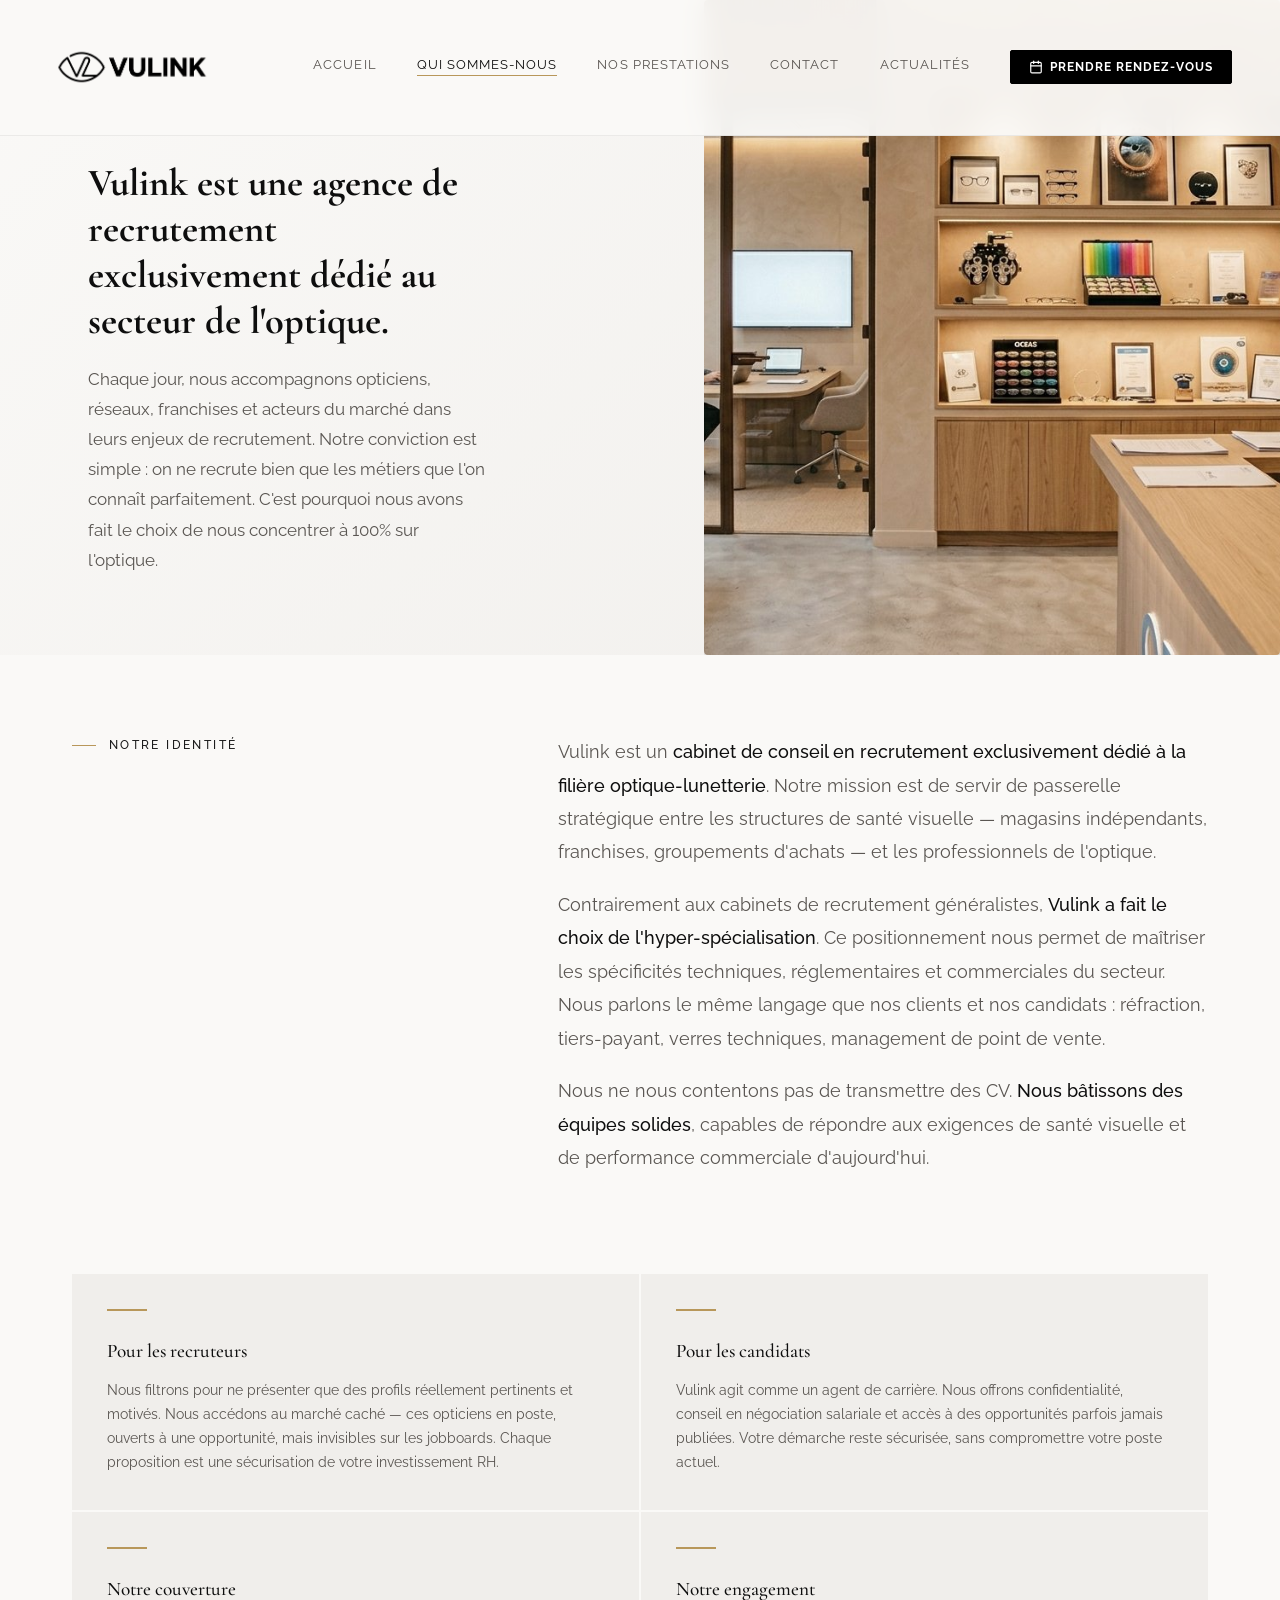
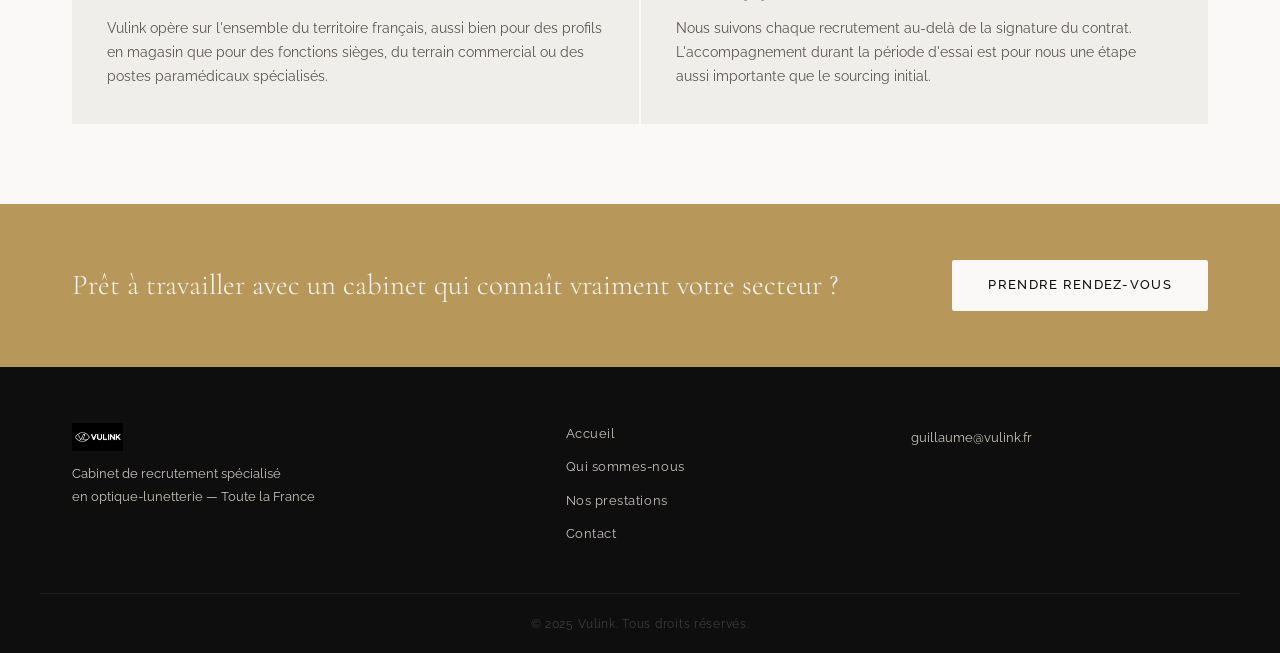
<file: qui-sommes-nous.html>
<!DOCTYPE html>
<html lang="fr">
<head>
  <meta charset="UTF-8" />
  <meta name="viewport" content="width=device-width, initial-scale=1.0"/>
  <title>Qui sommes-nous — Vulink</title>
  <link rel="preconnect" href="https://fonts.googleapis.com">
  <link rel="preconnect" href="https://fonts.gstatic.com" crossorigin>
  <link href="https://fonts.googleapis.com/css2?family=Cormorant+Garamond:wght@300;400;500;600&family=Raleway:wght@300;400;500;600&display=swap" rel="stylesheet">
  <link rel="stylesheet" href="style.css">

  <style>
    .page-hero-split {
      display: flex;
      align-items: center;
      gap: 0;
      max-width: 1300px;
      margin: 0 auto;
      padding: 0 40px;
    }
    .page-hero-split .page-hero-content {
      flex: 0 0 42%;
      max-width: 42%;
      padding-right: 60px;
    }
    .page-hero-split .page-hero-content h1 {
      font-size: 2.4rem;
      line-height: 1.2;
      margin-bottom: 1.2rem;
    }
    .page-hero-image {
      flex: 0 0 58%;
      max-width: 58%;
      align-self: stretch;
    }
    .page-hero-image img {
      width: 100%;
      height: 100%;
      object-fit: cover;
      border-radius: 4px;
      display: block;
      box-shadow: 0 12px 40px rgba(0,0,0,0.18);
    }
    @media (max-width: 768px) {
      .page-hero-split {
        flex-direction: column;
        gap: 40px;
        padding: 0 20px;
      }
      .page-hero-split .page-hero-content {
        flex: unset;
        max-width: 100%;
        padding-right: 0;
      }
      .page-hero-image {
        flex: unset;
        max-width: 100%;
        width: 100%;
      }
      .page-hero-image img {
        height: 260px;
      }
    }
  </style>
  <style>
    /* ── Bouton CTA Calendly ── */
    .nav-cta,
    .nav-links .nav-cta,
    ul.nav-links li a.nav-cta {
      display: inline-flex !important;
      align-items: center !important;
      gap: 7px;
      padding: 9px 18px;
      background: #000000 !important;
      color: #ffffff !important;
      border: 1.5px solid #000000 !important;
      border-radius: 2px;
      font-family: 'Raleway', sans-serif;
      font-size: 0.78rem;
      font-weight: 700;
      letter-spacing: 0.08em;
      text-transform: uppercase;
      text-decoration: none !important;
      white-space: nowrap;
      transition: background 0.2s ease, box-shadow 0.2s ease;
      cursor: pointer;
      margin: 0 !important;
      padding-top: 9px !important;
      padding-bottom: 9px !important;
      line-height: 1 !important;
      vertical-align: middle !important;
      position: static !important;
      top: auto !important;
    }
    .nav-cta:hover,
    .nav-links .nav-cta:hover,
    ul.nav-links li a.nav-cta:hover {
      background: #222222 !important;
      color: #ffffff !important;
      box-shadow: 0 4px 18px rgba(0,0,0,0.25);
    }
    .nav-cta svg {
      flex-shrink: 0;
      stroke: #ffffff !important;
    }
    ul.nav-links li:has(a.nav-cta) {
      display: flex !important;
      align-items: center !important;
      padding: 0 !important;
      margin: 0 !important;
      line-height: 1 !important;
    }
    /* Mobile */
    .mobile-cta {
      display: inline-flex;
      align-items: center;
      justify-content: center;
      gap: 8px;
      margin: 8px 20px 4px;
      padding: 11px 22px;
      background: #000000 !important;
      color: #ffffff !important;
      border: 1.5px solid #000000;
      border-radius: 2px;
      font-family: 'Raleway', sans-serif;
      font-size: 0.78rem;
      font-weight: 700;
      letter-spacing: 0.08em;
      text-transform: uppercase;
      text-decoration: none;
    }
    @media (max-width: 768px) {
      .nav-cta { display: none; }
    }
  </style>
</head>
<body>

  <nav class="nav">
    <a href="index.html" class="logo-img"><img src="[data-uri]" alt="Vulink" height="38"></a>
    <ul class="nav-links">
      <li><a href="index.html">Accueil</a></li>
      <li><a href="qui-sommes-nous.html" class="active">Qui sommes-nous</a></li>
      <li><a href="nos-prestations.html">Nos prestations</a></li>
      <li><a href="contact.html">Contact</a></li>
      <li><a href="blog.html">Actualités</a></li>
          <li><a href="https://calendly.com/guillaume-vulink/30min" target="_blank" rel="noopener noreferrer" class="nav-cta">
        <svg xmlns="http://www.w3.org/2000/svg" width="14" height="14" viewBox="0 0 24 24" fill="none" stroke="currentColor" stroke-width="2" stroke-linecap="round" stroke-linejoin="round" aria-hidden="true"><rect x="3" y="4" width="18" height="18" rx="2" ry="2"/><line x1="16" y1="2" x2="16" y2="6"/><line x1="8" y1="2" x2="8" y2="6"/><line x1="3" y1="10" x2="21" y2="10"/></svg>
        Prendre rendez-vous
      </a></li>
    </ul>
    <button class="burger" onclick="toggleMenu()">☰</button>
  </nav>
  <div class="mobile-menu" id="mobileMenu">
    <a href="index.html">Accueil</a>
    <a href="qui-sommes-nous.html">Qui sommes-nous</a>
    <a href="nos-prestations.html">Nos prestations</a>
    <a href="contact.html">Contact</a>
    <a href="blog.html">Actualités</a>
    <a href="https://calendly.com/guillaume-vulink/30min" target="_blank" rel="noopener noreferrer" class="mobile-cta">
      <svg xmlns="http://www.w3.org/2000/svg" width="14" height="14" viewBox="0 0 24 24" fill="none" stroke="currentColor" stroke-width="2" stroke-linecap="round" stroke-linejoin="round" aria-hidden="true"><rect x="3" y="4" width="18" height="18" rx="2" ry="2"/><line x1="16" y1="2" x2="16" y2="6"/><line x1="8" y1="2" x2="8" y2="6"/><line x1="3" y1="10" x2="21" y2="10"/></svg>
      Prendre rendez-vous
    </a>
  </div>

  <!-- PAGE HERO -->
  <section class="page-hero">
    <div class="page-hero-split">
      <div class="page-hero-content">
        <h1><strong>Vulink est une agence de recrutement exclusivement dédié au secteur de l'optique.</strong></h1>
        <p>Chaque jour, nous accompagnons opticiens, réseaux, franchises et acteurs du marché dans leurs enjeux de recrutement. Notre conviction est simple : on ne recrute bien que les métiers que l'on connaît parfaitement. C'est pourquoi nous avons fait le choix de nous concentrer à 100% sur l'optique.</p>
      </div>
      <div class="page-hero-image">
        <img src="[data-uri]" alt="Cabinet Vulink" />
      </div>
    </div>
  </section>

  <!-- ABOUT SECTION -->
  <section class="about-section">
    <div class="container">

      <div class="about-intro fade-up">
        <div>
          <div class="section-label" style="color:#1a1a1a;">Notre identité</div>
        </div>
        <div class="about-intro-text">
          <p>Vulink est un <strong>cabinet de conseil en recrutement exclusivement dédié à la filière optique-lunetterie</strong>. Notre mission est de servir de passerelle stratégique entre les structures de santé visuelle — magasins indépendants, franchises, groupements d'achats — et les professionnels de l'optique.</p>
          <p>Contrairement aux cabinets de recrutement généralistes, <strong>Vulink a fait le choix de l'hyper-spécialisation</strong>. Ce positionnement nous permet de maîtriser les spécificités techniques, réglementaires et commerciales du secteur. Nous parlons le même langage que nos clients et nos candidats : réfraction, tiers-payant, verres techniques, management de point de vente.</p>
          <p>Nous ne nous contentons pas de transmettre des CV. <strong>Nous bâtissons des équipes solides</strong>, capables de répondre aux exigences de santé visuelle et de performance commerciale d'aujourd'hui.</p>
        </div>
      </div>

      <div class="values-grid fade-up">
        <div class="value-card">
          <div class="gold-line"></div>
          <h4>Pour les recruteurs</h4>
          <p>Nous filtrons pour ne présenter que des profils réellement pertinents et motivés. Nous accédons au marché caché — ces opticiens en poste, ouverts à une opportunité, mais invisibles sur les jobboards. Chaque proposition est une sécurisation de votre investissement RH.</p>
        </div>
        <div class="value-card">
          <div class="gold-line"></div>
          <h4>Pour les candidats</h4>
          <p>Vulink agit comme un agent de carrière. Nous offrons confidentialité, conseil en négociation salariale et accès à des opportunités parfois jamais publiées. Votre démarche reste sécurisée, sans compromettre votre poste actuel.</p>
        </div>
        <div class="value-card">
          <div class="gold-line"></div>
          <h4>Notre couverture</h4>
          <p>Vulink opère sur l'ensemble du territoire français, aussi bien pour des profils en magasin que pour des fonctions sièges, du terrain commercial ou des postes paramédicaux spécialisés.</p>
        </div>
        <div class="value-card">
          <div class="gold-line"></div>
          <h4>Notre engagement</h4>
          <p>Nous suivons chaque recrutement au-delà de la signature du contrat. L'accompagnement durant la période d'essai est pour nous une étape aussi importante que le sourcing initial.</p>
        </div>
      </div>

    </div>
  </section>

  <!-- CTA BAND -->
  <section class="cta-band">
    <div class="container">
      <p class="cta-text">Prêt à travailler avec un cabinet qui connaît vraiment votre secteur ?</p>
      <a href="https://calendly.com/guillaume-vulink/30min" target="_blank" rel="noopener noreferrer" class="btn btn-light">Prendre rendez-vous</a>
    </div>
  </section>

  <footer class="footer">
    <div class="container footer-inner">
      <div class="footer-brand">
        <img src="[data-uri]" alt="Vulink" height="28" style="margin-bottom:0.8rem;filter:invert(1);">
        <p>Cabinet de recrutement spécialisé<br>en optique-lunetterie — Toute la France</p>
      </div>
      <div class="footer-links">
        <a href="index.html">Accueil</a>
        <a href="qui-sommes-nous.html">Qui sommes-nous</a>
        <a href="nos-prestations.html">Nos prestations</a>
        <a href="contact.html">Contact</a>
      </div>
      <div class="footer-contact">
        <a href="mailto:guillaume@vulink.fr">guillaume@vulink.fr</a>
      </div>
    </div>
    <div class="footer-bottom">
      <p>© 2025 Vulink. Tous droits réservés.</p>
    </div>
  </footer>

  <script src="main.js"></script>
</body>
</html>
</file>
<file: style.css>
/* ============================================================
   VULINK — Stylesheet
   Palette: Blanc cassé / Noir profond / Or discret
   Fonts: Cormorant Garamond (titres) + DM Sans (corps)
   ============================================================ */

:root {
  --black: #0e0e0e;
  --white: #faf9f7;
  --grey-light: #f0eeeb;
  --grey-mid: #c8c4bc;
  --grey-dark: #5a5652;
  --gold: #b8975a;
  --gold-light: #d4b47a;
  --font-display: 'Cormorant Garamond', serif;
  --font-body: 'Raleway', sans-serif;
  --transition: 0.3s cubic-bezier(0.4, 0, 0.2, 1);
  --radius: 2px;
}

*, *::before, *::after { box-sizing: border-box; margin: 0; padding: 0; }

html { scroll-behavior: smooth; }

body {
  background: var(--white);
  color: var(--black);
  font-family: var(--font-body);
  font-size: 16px;
  line-height: 1.7;
  -webkit-font-smoothing: antialiased;
}

a { text-decoration: none; color: inherit; }
img { max-width: 100%; display: block; }

.container {
  max-width: 1200px;
  margin: 0 auto;
  padding: 0 2rem;
}

/* ── NAVIGATION ── */
.nav {
  position: fixed;
  top: 0; left: 0; right: 0;
  z-index: 100;
  display: flex;
  align-items: center;
  justify-content: space-between;
  padding: 1.4rem 3rem;
  background: rgba(250, 249, 247, 0.95);
  backdrop-filter: blur(12px);
  border-bottom: 1px solid rgba(0,0,0,0.06);
  transition: var(--transition);
}

.logo-img img { display: block; height: 90px; width: auto; mix-blend-mode: multiply; }

.logo {
  font-family: var(--font-display);
  font-size: 1.6rem;
  font-weight: 600;
  letter-spacing: 0.2em;
  color: var(--black);
}

.nav-links {
  list-style: none;
  display: flex;
  gap: 2.5rem;
}

.nav-links a {
  font-size: 0.82rem;
  font-weight: 400;
  letter-spacing: 0.08em;
  text-transform: uppercase;
  color: var(--grey-dark);
  transition: var(--transition);
  position: relative;
  padding-bottom: 2px;
}

.nav-links a::after {
  content: '';
  position: absolute;
  bottom: -2px; left: 0;
  width: 0; height: 1px;
  background: var(--gold);
  transition: var(--transition);
}

.nav-links a:hover, .nav-links a.active {
  color: var(--black);
}
.nav-links a:hover::after, .nav-links a.active::after {
  width: 100%;
}

.burger {
  display: none;
  background: none;
  border: none;
  font-size: 1.4rem;
  cursor: pointer;
  color: var(--black);
}

.mobile-menu {
  display: none;
  flex-direction: column;
  position: fixed;
  top: 70px; left: 0; right: 0;
  background: var(--white);
  padding: 1.5rem 2rem;
  border-bottom: 1px solid rgba(0,0,0,0.08);
  z-index: 99;
  gap: 1.2rem;
}

.mobile-menu a {
  font-size: 0.9rem;
  letter-spacing: 0.06em;
  text-transform: uppercase;
  color: var(--grey-dark);
}

.mobile-menu.open { display: flex; }

/* ── BUTTONS ── */
.btn {
  display: inline-block;
  padding: 0.85rem 2.2rem;
  font-family: var(--font-body);
  font-size: 0.8rem;
  font-weight: 500;
  letter-spacing: 0.1em;
  text-transform: uppercase;
  border-radius: var(--radius);
  transition: var(--transition);
  cursor: pointer;
}

.btn-primary {
  background: var(--black);
  color: var(--white);
  border: 1px solid var(--black);
}
.btn-primary:hover {
  background: var(--gold);
  border-color: var(--gold);
}

.btn-secondary {
  background: transparent;
  color: var(--black);
  border: 1px solid rgba(0,0,0,0.25);
}
.btn-secondary:hover {
  border-color: var(--black);
  background: rgba(0,0,0,0.04);
}

.btn-light {
  background: var(--white);
  color: var(--black);
  border: 1px solid var(--white);
}
.btn-light:hover {
  background: var(--gold);
  border-color: var(--gold);
  color: var(--white);
}

/* ── HERO ── */
.hero {
  min-height: 100vh;
  display: flex;
  align-items: center;
  position: relative;
  overflow: hidden;
  padding: 8rem 3rem 5rem;
}

.hero-bg {
  position: absolute;
  inset: 0;
  background: linear-gradient(135deg, #faf9f7 0%, #f0eeeb 50%, #e8e4de 100%);
  z-index: 0;
}

.hero-bg::before {
  content: '';
  position: absolute;
  top: -20%; right: -10%;
  width: 55vw; height: 55vw;
  border-radius: 50%;
  background: radial-gradient(circle, rgba(184,151,90,0.08) 0%, transparent 70%);
}

.hero-content {
  position: relative;
  z-index: 1;
  max-width: 680px;
  animation: fadeUp 0.9s ease both;
}

.hero-tag {
  font-size: 0.78rem;
  font-weight: 500;
  letter-spacing: 0.18em;
  text-transform: uppercase;
  color: var(--gold);
  margin-bottom: 1.5rem;
  display: flex;
  align-items: center;
  gap: 0.8rem;
}

.hero-tag::before {
  content: '';
  display: inline-block;
  width: 30px; height: 1px;
  background: var(--gold);
}

.hero-title {
  font-family: var(--font-display);
  font-size: clamp(3rem, 6vw, 5.5rem);
  font-weight: 300;
  line-height: 0.95;
  color: var(--black);
  margin-bottom: 1.8rem;
}

.hero-title em {
  font-style: italic;
  font-weight: 300;
  color: var(--black);
}

.hero-subtitle {
  font-size: 1.05rem;
  color: var(--grey-dark);
  max-width: 480px;
  line-height: 1.8;
  margin-bottom: 2.5rem;
}

.hero-cta {
  display: flex;
  gap: 1rem;
  flex-wrap: wrap;
}

.hero-deco {
  position: absolute;
  right: 5%; top: 50%;
  transform: translateY(-50%);
  z-index: 0;
  pointer-events: none;
}

.deco-line {
  width: 1px;
  height: 200px;
  background: linear-gradient(to bottom, transparent, rgba(0,0,0,0.15), transparent);
  margin: 0 auto 2rem;
}

.deco-circle {
  width: 120px; height: 120px;
  border: 1px solid rgba(0,0,0,0.1);
  border-radius: 50%;
  margin: 0 auto;
}

/* ── SECTIONS COMMUNES ── */
.section {
  padding: 6rem 0;
}

.section-label {
  font-size: 0.75rem;
  font-weight: 500;
  letter-spacing: 0.2em;
  text-transform: uppercase;
  color: var(--gold);
  margin-bottom: 1rem;
  display: flex;
  align-items: center;
  gap: 0.8rem;
}
.section-label::before {
  content: '';
  display: inline-block;
  width: 24px; height: 1px;
  background: var(--gold);
}


.section-label--dark {
  color: var(--black);
}
.section-label--dark::before {
  background: var(--black);
}

.section-title {
  font-family: var(--font-display);
  font-size: clamp(2rem, 4vw, 3.2rem);
  font-weight: 300;
  line-height: 1.2;
  color: var(--black);
  margin-bottom: 2rem;
}

/* ── EXPERTISE GRID ── */
.expertise {
  background: var(--white);
}

.expertise > .container > h2 {
  max-width: 500px;
  margin-bottom: 3.5rem;
}

.expertise-grid {
  display: grid;
  grid-template-columns: repeat(3, 1fr);
  gap: 2px;
}

.expertise-card {
  background: var(--grey-light);
  padding: 2.5rem;
  transition: var(--transition);
  position: relative;
  overflow: hidden;
}

.expertise-card::before {
  content: '';
  position: absolute;
  bottom: 0; left: 0;
  width: 0; height: 2px;
  background: var(--gold);
  transition: var(--transition);
}

.expertise-card:hover::before { width: 100%; }

.expertise-card:hover {
  background: var(--black);
  color: var(--white);
}

.expertise-card:hover .card-number { color: var(--gold); }
.expertise-card:hover h3 { color: var(--white); }
.expertise-card:hover p { color: var(--grey-mid); }

.card-number {
  font-family: var(--font-display);
  font-size: 3rem;
  font-weight: 300;
  color: var(--grey-mid);
  line-height: 1;
  margin-bottom: 1.2rem;
  transition: var(--transition);
}

.expertise-card h3 {
  font-family: var(--font-display);
  font-size: 1.3rem;
  font-weight: 500;
  margin-bottom: 1rem;
  color: var(--black);
  transition: var(--transition);
}

.expertise-card p {
  font-size: 0.9rem;
  line-height: 1.7;
  color: var(--grey-dark);
  transition: var(--transition);
}

/* ── PROFILS ── */
.profils {
  background: var(--black);
  color: var(--white);
}

.profils .section-title { color: var(--white); }

.profils-inner {
  display: grid;
  grid-template-columns: 1fr 1fr;
  gap: 5rem;
  align-items: center;
}

.profils-text p {
  color: var(--grey-mid);
  font-size: 0.95rem;
}

.profil-item {
  display: flex;
  align-items: center;
  gap: 1rem;
  padding: 0.9rem 0;
  border-bottom: 1px solid rgba(255,255,255,0.06);
  font-size: 0.9rem;
  color: var(--grey-mid);
  transition: var(--transition);
}

.profil-item:hover { color: var(--white); }
.profil-item:hover .dot { background: var(--gold); }

.dot {
  width: 5px; height: 5px;
  border-radius: 50%;
  background: var(--gold);
  flex-shrink: 0;
  transition: var(--transition);
}

/* ── CTA BAND ── */
.cta-band {
  background: var(--gold);
  padding: 3.5rem 0;
}

.cta-band .container {
  display: flex;
  align-items: center;
  justify-content: space-between;
  gap: 2rem;
  flex-wrap: wrap;
}

.cta-text {
  font-family: var(--font-display);
  font-size: clamp(1.3rem, 2.5vw, 1.8rem);
  font-weight: 300;
  color: var(--white);
}

/* ── PAGE HERO (pages internes) ── */
.page-hero {
  padding: 10rem 3rem 5rem;
  background: linear-gradient(135deg, #faf9f7 0%, #f0eeeb 100%);
  position: relative;
  overflow: hidden;
}

.page-hero::before {
  content: '';
  position: absolute;
  top: 0; right: 0;
  width: 40vw; height: 100%;
  background: linear-gradient(to left, rgba(184,151,90,0.05), transparent);
}

.page-hero-content { max-width: 700px; position: relative; z-index: 1; }

.page-hero h1 {
  font-family: var(--font-display);
  font-size: clamp(2.5rem, 5vw, 4rem);
  font-weight: 300;
  line-height: 1.15;
  margin-bottom: 1.2rem;
}

.page-hero h1 em {
  font-style: italic;
  color: var(--gold);
}

.page-hero p {
  font-size: 1.05rem;
  color: var(--grey-dark);
  max-width: 520px;
  line-height: 1.8;
}

/* ── QUI SOMMES NOUS ── */
.about-section {
  padding: 5rem 0;
}

.about-intro {
  display: grid;
  grid-template-columns: 1fr 1.6fr;
  gap: 5rem;
  align-items: start;
  margin-bottom: 5rem;
}

.about-intro .section-label { margin-bottom: 2rem; }

.about-intro-text p {
  font-size: 1.1rem;
  line-height: 1.9;
  color: var(--grey-dark);
  margin-bottom: 1.2rem;
}

.about-intro-text p strong {
  color: var(--black);
  font-weight: 500;
}

.values-grid {
  display: grid;
  grid-template-columns: repeat(2, 1fr);
  gap: 2px;
  margin-top: 3rem;
}

.value-card {
  background: var(--grey-light);
  padding: 2.2rem;
}

.value-card h4 {
  font-family: var(--font-display);
  font-size: 1.2rem;
  font-weight: 500;
  margin-bottom: 0.7rem;
  color: var(--black);
}

.value-card p {
  font-size: 0.88rem;
  color: var(--grey-dark);
  line-height: 1.7;
}

.gold-line {
  width: 40px; height: 2px;
  background: var(--gold);
  margin-bottom: 1.5rem;
}

/* ── PRESTATIONS ── */
.prestations-section {
  padding: 5rem 0;
}

.prestation-block {
  display: grid;
  grid-template-columns: 1fr 1.8fr;
  gap: 4rem;
  align-items: start;
  padding: 3.5rem 0;
  border-top: 1px solid rgba(0,0,0,0.08);
}

.prestation-number {
  font-family: var(--font-display);
  font-size: 5rem;
  font-weight: 300;
  color: var(--grey-mid);
  line-height: 1;
}

.prestation-content h3 {
  font-family: var(--font-display);
  font-size: 1.8rem;
  font-weight: 400;
  color: var(--black);
  margin-bottom: 1rem;
}

.prestation-content p {
  font-size: 0.92rem;
  color: var(--grey-dark);
  line-height: 1.8;
  margin-bottom: 1.2rem;
}

.prestation-tags {
  display: flex;
  flex-wrap: wrap;
  gap: 0.5rem;
  margin-top: 1.2rem;
}

.tag {
  display: inline-block;
  padding: 0.3rem 0.9rem;
  font-size: 0.75rem;
  letter-spacing: 0.06em;
  border: 1px solid rgba(0,0,0,0.15);
  border-radius: 30px;
  color: var(--grey-dark);
}

/* ── METHODOLOGIE ── */
.methodo-section {
  background: var(--black);
  padding: 5rem 0;
  color: var(--white);
}

.methodo-section .section-title { color: var(--white); margin-bottom: 3rem; }

.methodo-steps {
  display: grid;
  grid-template-columns: repeat(4, 1fr);
  gap: 1px;
}

.methodo-step {
  background: rgba(255,255,255,0.03);
  padding: 2.2rem 1.8rem;
  border-left: 1px solid rgba(255,255,255,0.06);
  transition: var(--transition);
}

.methodo-step:hover { background: rgba(184,151,90,0.08); }

.step-num {
  font-family: var(--font-display);
  font-size: 2.5rem;
  color: var(--gold);
  font-weight: 300;
  line-height: 1;
  margin-bottom: 1rem;
}

.methodo-step h4 {
  font-family: var(--font-display);
  font-size: 1.1rem;
  font-weight: 400;
  color: var(--white);
  margin-bottom: 0.8rem;
}

.methodo-step p {
  font-size: 0.85rem;
  color: var(--grey-mid);
  line-height: 1.7;
}

/* ── CONTACT ── */
.contact-section {
  padding: 5rem 0;
}

.contact-grid {
  display: grid;
  grid-template-columns: 1fr 1.4fr;
  gap: 5rem;
  align-items: start;
}

.contact-info h3 {
  font-family: var(--font-display);
  font-size: 1.4rem;
  font-weight: 400;
  margin-bottom: 1.5rem;
}

.contact-info p {
  font-size: 0.92rem;
  color: var(--grey-dark);
  line-height: 1.8;
  margin-bottom: 2rem;
}

.contact-detail {
  display: flex;
  flex-direction: column;
  gap: 1rem;
}

.contact-detail a {
  font-size: 0.9rem;
  color: var(--black);
  display: flex;
  align-items: center;
  gap: 0.8rem;
  transition: var(--transition);
}

.contact-detail a:hover { color: var(--gold); }

.contact-detail a::before {
  content: '→';
  color: var(--gold);
}

/* ── FORM ── */
.contact-form {
  display: flex;
  flex-direction: column;
  gap: 1.2rem;
}

.form-row {
  display: grid;
  grid-template-columns: 1fr 1fr;
  gap: 1rem;
}

.form-group {
  display: flex;
  flex-direction: column;
  gap: 0.4rem;
}

.form-group label {
  font-size: 0.75rem;
  font-weight: 500;
  letter-spacing: 0.08em;
  text-transform: uppercase;
  color: var(--grey-dark);
}

.form-group input,
.form-group select,
.form-group textarea {
  background: var(--grey-light);
  border: 1px solid transparent;
  border-radius: var(--radius);
  padding: 0.85rem 1rem;
  font-family: var(--font-body);
  font-size: 0.9rem;
  color: var(--black);
  transition: var(--transition);
  outline: none;
  width: 100%;
}

.form-group input:focus,
.form-group select:focus,
.form-group textarea:focus {
  border-color: var(--gold);
  background: var(--white);
}

.form-group textarea {
  height: 130px;
  resize: vertical;
}

.form-note {
  font-size: 0.8rem;
  color: var(--grey-dark);
  margin-top: -0.4rem;
}

.form-success {
  display: none;
  background: rgba(184,151,90,0.1);
  border: 1px solid var(--gold);
  border-radius: var(--radius);
  padding: 1.2rem 1.5rem;
  font-size: 0.9rem;
  color: var(--black);
}

/* ── FOOTER ── */
.footer {
  background: var(--black);
  color: var(--white);
  padding: 3.5rem 0 0;
}

.footer-inner {
  display: grid;
  grid-template-columns: 1.5fr 1fr 1fr;
  gap: 3rem;
  padding-bottom: 3rem;
  border-bottom: 1px solid rgba(255,255,255,0.06);
}

.footer-brand .logo-img img { display: block; height: 90px; width: auto; mix-blend-mode: multiply; }

.logo {
  display: block;
  margin-bottom: 0.8rem;
  font-size: 1.4rem;
}

.footer-brand p {
  font-size: 0.82rem;
  color: var(--grey-mid);
  line-height: 1.7;
}

.footer-links {
  display: flex;
  flex-direction: column;
  gap: 0.7rem;
}

.footer-links a {
  font-size: 0.82rem;
  color: var(--grey-mid);
  transition: var(--transition);
  letter-spacing: 0.04em;
}
.footer-links a:hover { color: var(--gold); }

.footer-contact a {
  font-size: 0.82rem;
  color: var(--grey-mid);
  transition: var(--transition);
}
.footer-contact a:hover { color: var(--gold); }

.footer-bottom {
  padding: 1.2rem 2rem;
  text-align: center;
}

.footer-bottom p {
  font-size: 0.75rem;
  color: rgba(255,255,255,0.2);
  letter-spacing: 0.06em;
}

/* ── ANIMATIONS ── */
@keyframes fadeUp {
  from { opacity: 0; transform: translateY(30px); }
  to { opacity: 1; transform: translateY(0); }
}

.fade-up {
  opacity: 0;
  transform: translateY(24px);
  transition: opacity 0.7s ease, transform 0.7s ease;
}
.fade-up.visible {
  opacity: 1;
  transform: translateY(0);
}

/* ── RESPONSIVE ── */
@media (max-width: 900px) {
  .nav { padding: 1rem 1.5rem; }
  .nav-links { display: none; }
  .burger { display: block; }
  .logo-img img { height: 42px; }
  .mobile-menu { top: 65px; }

  .hero { padding: 7rem 1.5rem 4rem; }
  .hero-deco { display: none; }

  .expertise-grid { grid-template-columns: 1fr; }
  .profils-inner { grid-template-columns: 1fr; gap: 3rem; }
  .methodo-steps { grid-template-columns: repeat(2, 1fr); }

  .about-intro { grid-template-columns: 1fr; gap: 2rem; }
  .values-grid { grid-template-columns: 1fr; }

  .prestation-block { grid-template-columns: 1fr; gap: 1rem; }
  .prestation-number { font-size: 3rem; }

  .contact-grid { grid-template-columns: 1fr; gap: 3rem; }
  .form-row { grid-template-columns: 1fr; }

  .footer-inner { grid-template-columns: 1fr; gap: 2rem; }

  .cta-band .container { flex-direction: column; text-align: center; }
  .page-hero { padding: 8rem 1.5rem 4rem; }
}

@media (max-width: 600px) {
  .methodo-steps { grid-template-columns: 1fr; }
  .hero-title { font-size: 2.5rem; }
}

/* ── PAGE HERO WITH IMAGE ── */
.page-hero--with-image {
  display: flex;
  align-items: center;
  justify-content: space-between;
  gap: 3rem;
  padding-right: 0;
}

.page-hero--with-image .page-hero-content {
  flex: 0 0 50%;
}

.page-hero-image {
  flex: 0 0 45%;
  height: 100%;
  position: absolute;
  right: 0;
  top: 0;
  bottom: 0;
  width: 45%;
  overflow: hidden;
}

.page-hero-image img {
  width: 100%;
  height: 100%;
  object-fit: cover;
  object-position: center;
  display: block;
  filter: grayscale(15%);
}

@media (max-width: 900px) {
  .page-hero--with-image {
    flex-direction: column;
    padding-right: 1.5rem;
  }
  .page-hero-image {
    position: relative;
    width: 100%;
    height: 240px;
    flex: none;
  }
}

/* ── HERO WITH IMAGE ── */
.hero--with-image {
  padding-right: 0;
}

.hero-image-block {
  position: absolute;
  right: 0;
  top: 0;
  bottom: 0;
  width: 48%;
  overflow: hidden;
}

.hero-image-block img {
  width: 100%;
  height: 100%;
  object-fit: cover;
  object-position: center top;
  display: block;
}

@media (max-width: 900px) {
  .hero-image-block {
    display: none;
  }
}
</file>
<file: assets/blog.css>
/* ============================================================
   VULINK — Styles additifs pour le Blog (Actualités)
   À charger APRÈS style.css, ne modifie aucune règle existante.
   ============================================================ */

/* ── En-tête de rubrique ── */
.blog-header {
  padding: 10rem 3rem 3rem;
  max-width: 1200px;
  margin: 0 auto;
}

.blog-header-title {
  font-family: var(--font-display);
  font-size: clamp(2.4rem, 5vw, 3.8rem);
  font-weight: 300;
  color: var(--black);
  margin-bottom: 0.8rem;
}

.blog-header-subtitle {
  font-size: 1rem;
  color: var(--grey-dark);
  max-width: 560px;
  line-height: 1.8;
}

/* ── Grille d'articles ── */
.blog-grid {
  max-width: 1200px;
  margin: 0 auto;
  padding: 1rem 3rem 6rem;
  display: grid;
  grid-template-columns: repeat(auto-fill, minmax(320px, 1fr));
  gap: 2.2rem;
}

.blog-card {
  display: flex;
  flex-direction: column;
  background: var(--white);
  border: 1px solid rgba(0,0,0,0.08);
  border-radius: var(--radius);
  overflow: hidden;
  transition: var(--transition);
}

.blog-card:hover {
  border-color: rgba(0,0,0,0.18);
  transform: translateY(-3px);
}

.blog-card-cover {
  aspect-ratio: 16/9;
  width: 100%;
  overflow: hidden;
  background: var(--grey-light);
}

.blog-card-cover img,
.blog-card-cover object {
  width: 100%;
  height: 100%;
  object-fit: cover;
}

.blog-card-body {
  padding: 1.6rem 1.6rem 1.8rem;
  display: flex;
  flex-direction: column;
  flex: 1;
}

.blog-card-meta {
  display: flex;
  align-items: center;
  gap: 0.7rem;
  font-size: 0.72rem;
  letter-spacing: 0.08em;
  text-transform: uppercase;
  color: var(--gold);
  margin-bottom: 0.9rem;
}

.blog-card-meta .dot {
  width: 3px; height: 3px;
  border-radius: 50%;
  background: var(--grey-mid);
}

.blog-card-meta .date {
  color: var(--grey-dark);
  letter-spacing: 0.04em;
  text-transform: none;
}

.blog-card-title {
  font-family: var(--font-display);
  font-size: 1.5rem;
  font-weight: 500;
  line-height: 1.25;
  color: var(--black);
  margin-bottom: 0.8rem;
}

.blog-card-excerpt {
  font-size: 0.92rem;
  color: var(--grey-dark);
  line-height: 1.7;
  margin-bottom: 1.4rem;
  flex: 1;
}

.blog-card-link {
  font-size: 0.78rem;
  font-weight: 500;
  letter-spacing: 0.08em;
  text-transform: uppercase;
  color: var(--black);
  display: inline-flex;
  align-items: center;
  gap: 0.5rem;
}

.blog-card-link svg {
  transition: var(--transition);
}

.blog-card:hover .blog-card-link svg {
  transform: translateX(4px);
}

.blog-empty {
  grid-column: 1 / -1;
  text-align: center;
  padding: 3rem 1rem;
  color: var(--grey-dark);
  font-size: 0.95rem;
}

/* ── Page article ── */
.article-header {
  max-width: 760px;
  margin: 0 auto;
  padding: 10rem 2rem 2.5rem;
}

.article-back {
  display: inline-flex;
  align-items: center;
  gap: 0.5rem;
  font-size: 0.78rem;
  font-weight: 500;
  letter-spacing: 0.06em;
  text-transform: uppercase;
  color: var(--grey-dark);
  margin-bottom: 2rem;
  transition: var(--transition);
}

.article-back:hover { color: var(--black); }

.article-meta {
  display: flex;
  align-items: center;
  gap: 0.7rem;
  font-size: 0.75rem;
  letter-spacing: 0.08em;
  text-transform: uppercase;
  color: var(--gold);
  margin-bottom: 1.2rem;
}

.article-meta .dot {
  width: 3px; height: 3px;
  border-radius: 50%;
  background: var(--grey-mid);
}

.article-meta .date,
.article-meta .reading-time {
  color: var(--grey-dark);
  letter-spacing: 0.04em;
  text-transform: none;
}

.article-title {
  font-family: var(--font-display);
  font-size: clamp(2rem, 4.4vw, 3.1rem);
  font-weight: 400;
  line-height: 1.15;
  color: var(--black);
}

.article-cover {
  max-width: 900px;
  margin: 0 auto 3rem;
  padding: 0 2rem;
}

.article-cover img,
.article-cover object {
  width: 100%;
  border-radius: var(--radius);
  display: block;
}

.article-body {
  max-width: 700px;
  margin: 0 auto;
  padding: 0 2rem 6rem;
  font-size: 1.05rem;
  line-height: 1.9;
  color: #2b2926;
}

.article-body p { margin-bottom: 1.4rem; }

.article-body h2 {
  font-family: var(--font-display);
  font-size: 1.7rem;
  font-weight: 600;
  color: var(--black);
  margin: 2.6rem 0 1.1rem;
}

.article-body h3 {
  font-family: var(--font-body);
  font-size: 1.02rem;
  font-weight: 700;
  letter-spacing: 0.02em;
  color: var(--black);
  margin: 1.8rem 0 0.9rem;
}

.article-body ul {
  margin: 0 0 1.4rem 0;
  padding-left: 1.3rem;
}

.article-body li {
  margin-bottom: 0.55rem;
  color: #2b2926;
}

.article-body li::marker {
  color: var(--gold);
}

.article-body blockquote {
  border-left: 2px solid var(--gold);
  margin: 1.6rem 0;
  padding: 0.4rem 0 0.4rem 1.4rem;
  font-family: var(--font-display);
  font-style: italic;
  font-size: 1.15rem;
  color: var(--grey-dark);
}

.article-footer-cta {
  max-width: 700px;
  margin: 0 auto;
  padding: 0 2rem 7rem;
}

.article-footer-cta-inner {
  background: var(--grey-light);
  border-radius: var(--radius);
  padding: 2.4rem 2.2rem;
  text-align: center;
}

.article-footer-cta-inner p {
  font-family: var(--font-display);
  font-size: 1.3rem;
  color: var(--black);
  margin-bottom: 1.3rem;
}

.article-not-found {
  max-width: 600px;
  margin: 0 auto;
  padding: 12rem 2rem 8rem;
  text-align: center;
}

.article-not-found h1 {
  font-family: var(--font-display);
  font-size: 2rem;
  margin-bottom: 1rem;
  color: var(--black);
}

.article-not-found p {
  color: var(--grey-dark);
  margin-bottom: 2rem;
}

@media (max-width: 640px) {
  .blog-header, .article-header { padding-top: 8rem; }
  .blog-grid { grid-template-columns: 1fr; padding: 1rem 1.4rem 4rem; }
  .article-cover, .article-body, .article-footer-cta, .article-header { padding-left: 1.4rem; padding-right: 1.4rem; }
}
</file>
